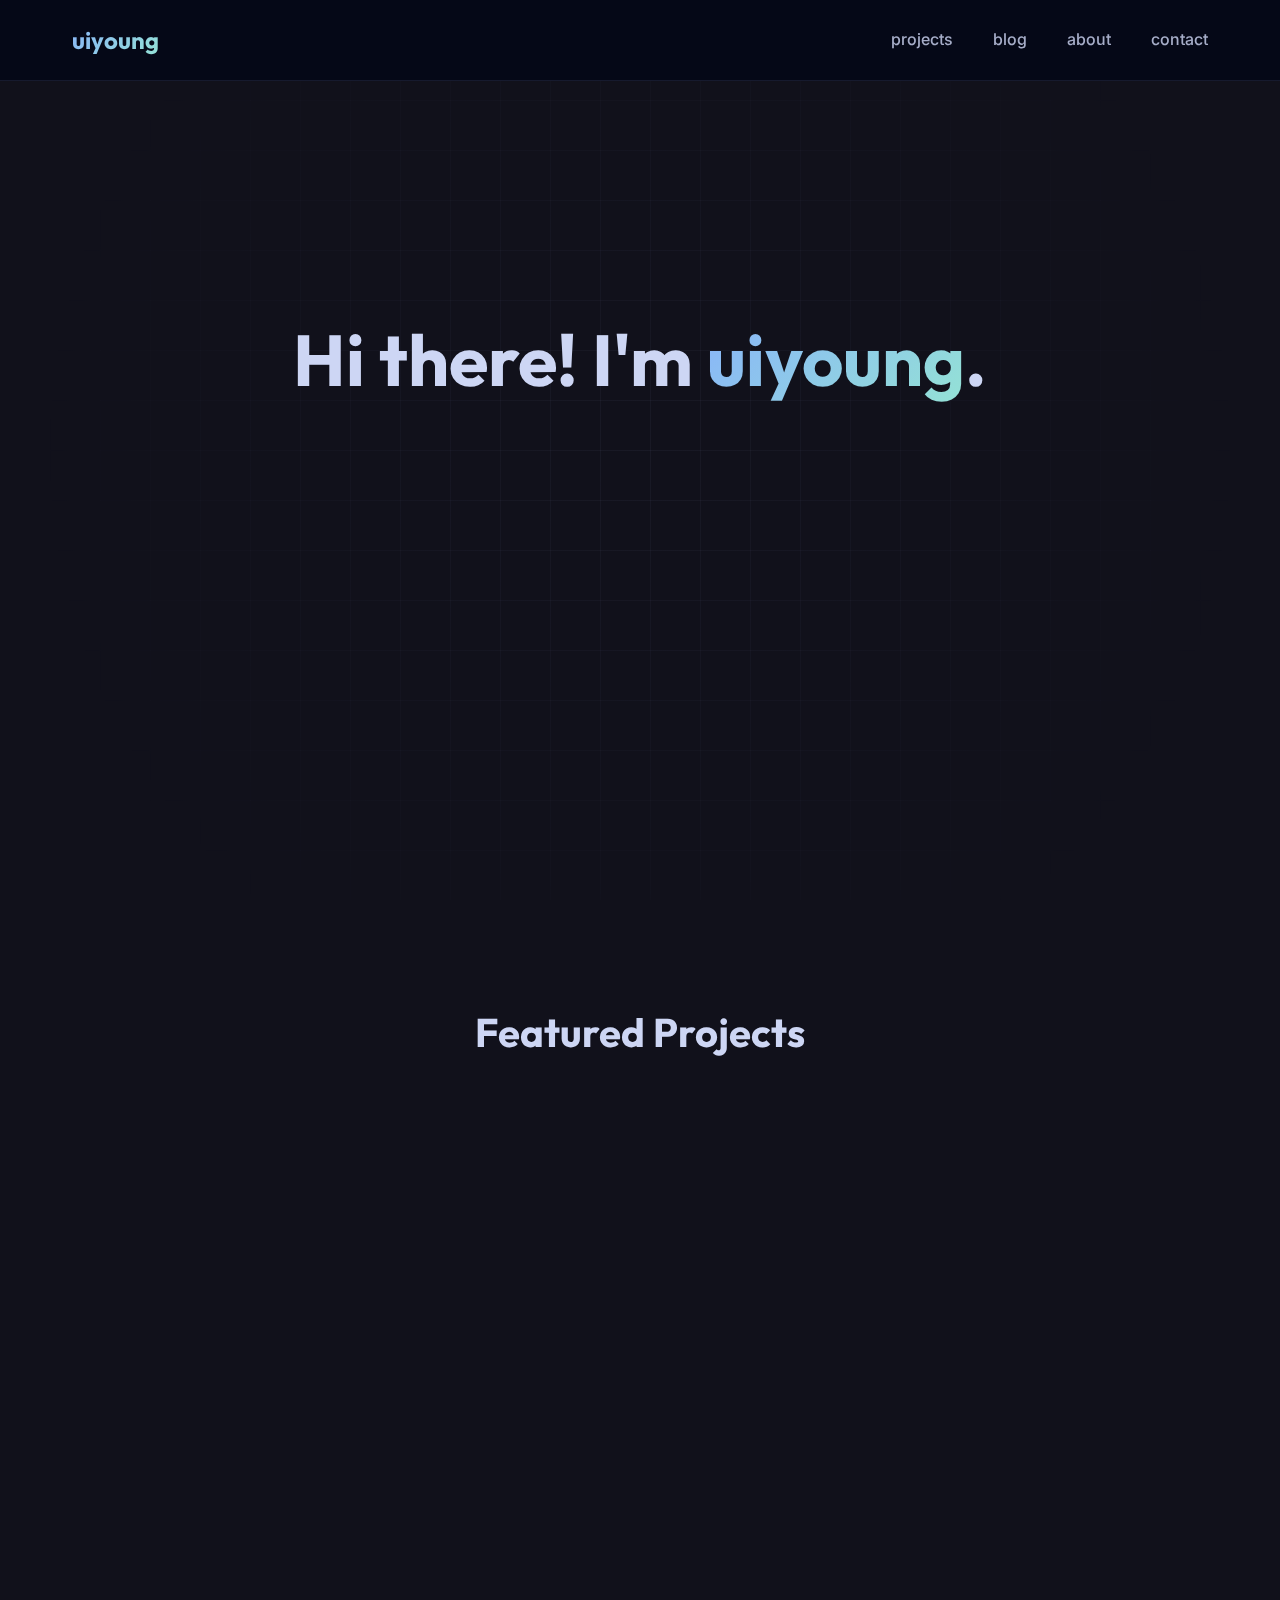
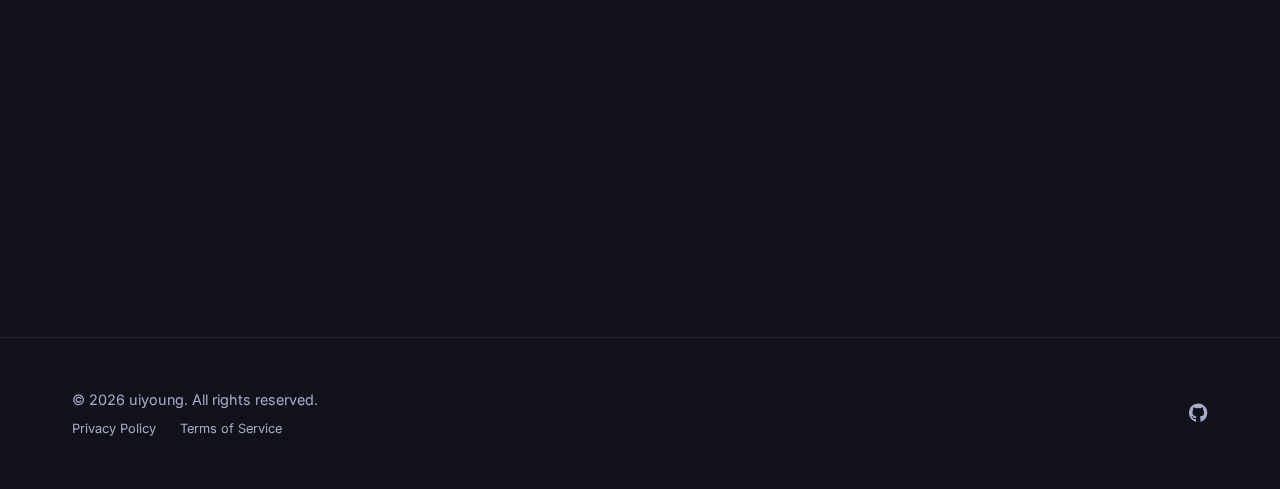
<file: index.html>
<!DOCTYPE html>
<html lang="ko">
  <head>
    <meta charset="UTF-8" />
    <meta name="viewport" content="width=device-width, initial-scale=1.0" />
    <title>uiyoung | Modern Digital Experience</title>
    <meta
      name="description"
      content="uiyoung's personal portfolio featuring Worship Presenter and more."
    />
    <!-- Google Fonts: Inter & Outfit -->
    <link rel="preconnect" href="https://fonts.googleapis.com" />
    <link rel="preconnect" href="https://fonts.gstatic.com" crossorigin />
    <link
      href="https://fonts.googleapis.com/css2?family=Inter:wght@300;400;600;700&family=Outfit:wght@400;700&display=swap"
      rel="stylesheet"
    />
    <!-- Font Awesome -->
    <link
      rel="stylesheet"
      href="https://cdnjs.cloudflare.com/ajax/libs/font-awesome/6.5.2/css/all.min.css"
    />
    <link rel="stylesheet" href="css/style.css" />
  </head>
  <body>
    <div class="background-glow"></div>

    <header>
      <nav class="navbar">
        <a href="#home" class="logo-link"><div class="logo">uiyoung</div></a>
        <ul class="nav-links">
          <li><a href="#projects">projects</a></li>
          <li><a href="https://uiyoung.github.io/" target="_blank">blog</a></li>
          <li><a href="about.html">about</a></li>
          <li><a href="contact.html">contact</a></li>
        </ul>
        <div class="mobile-menu-btn">
          <i class="fas fa-bars"></i>
        </div>
      </nav>
    </header>

    <main>
      <section id="home" class="hero">
        <div class="container">
          <h1 class="fade-in">
            Hi there! I'm <span class="highlight">uiyoung</span>.
          </h1>
          <p class="subtitle fade-in-delay">
            A passionate developer crafting modern digital experiences with
            precision and creativity.
          </p>
          <div class="hero-btns fade-in-delay-2">
            <a href="#projects" class="btn btn-primary">View My Work</a>
            <a
              href="https://github.com/uiyoung"
              target="_blank"
              class="btn btn-secondary"
            >
              <i class="fab fa-github"></i> GitHub
            </a>
          </div>
        </div>
      </section>

      <section id="projects" class="projects">
        <div class="container">
          <h2 class="section-title">Featured Projects</h2>
          <div class="project-grid">
            <!-- Worship Presenter -->
            <div class="project-card glass">
              <div class="project-icon">
                <i class="fas fa-chalkboard-user"></i>
              </div>
              <div class="project-content">
                <h3>Worship Presenter</h3>
                <p>
                  A church presentation tool designed for seamless lyrics and
                  media management during services.
                </p>
                <div class="project-links">
                  <a
                    href="https://worship.uiyoung.com"
                    target="_blank"
                    class="project-link"
                    >Visit Site <i class="fas fa-external-link-alt"></i
                  ></a>
                </div>
              </div>
            </div>

            <!-- PresentMind Lab - Sati -->
            <div class="project-card glass">
              <div class="project-icon">
                <i class="fas fa-leaf"></i>
              </div>
              <div class="project-content">
                <h3>PresentMind Sati</h3>
                <p>
                  A web-based AI mindfulness guide designed to help you
                  cultivate awareness and maintain focus in the present moment.
                </p>
                <div class="project-links">
                  <a
                    href="https://presentmind-lab.kr/apps/web-sati"
                    target="_blank"
                    class="project-link"
                    >Visit Site <i class="fas fa-external-link-alt"></i
                  ></a>
                </div>
              </div>
            </div>

            <!-- PresentMind Lab - Sana -->
            <div class="project-card glass">
              <div class="project-icon">
                <i class="fas fa-heart-pulse"></i>
              </div>
              <div class="project-content">
                <h3>PresentMind Sana</h3>
                <p>
                  An AI companion specializing in mental wellness and emotional
                  healing, providing supportive conversations 24/7.
                </p>
                <div class="project-links">
                  <a
                    href="https://presentmind-lab.kr/apps/sana"
                    target="_blank"
                    class="project-link"
                    >Visit Site <i class="fas fa-external-link-alt"></i
                  ></a>
                </div>
              </div>
            </div>

            <!-- POTZ -->
            <div class="project-card glass">
              <div class="project-icon">
                <i class="fas fa-motorcycle"></i>
              </div>
              <div class="project-content">
                <h3>POTZ</h3>
                <p>
                  A location-based community service designed to help users
                  split delivery fees and coordinate group orders seamlessly.
                </p>
                <div class="project-links">
                  <a
                    href="https://github.com/teamPotz/potz"
                    target="_blank"
                    class="project-link"
                    >View on GitHub <i class="fas fa-external-link-alt"></i
                  ></a>
                </div>
              </div>
            </div>
          </div>
        </div>
      </section>

      <section id="blog-teaser" class="blog-teaser">
        <div class="container">
          <div class="glass stats-banner">
            <div class="stat-item">
              <span class="stat-count">5+</span>
              <span class="stat-label">Years of Dev</span>
            </div>
            <div class="stat-item">
              <span class="stat-count">10+</span>
              <span class="stat-label">Projects</span>
            </div>
            <div class="stat-item">
              <span class="stat-count">100%</span>
              <span class="stat-label">Commitment</span>
            </div>
          </div>
        </div>
      </section>
    </main>

    <footer>
      <div class="container">
        <div class="footer-content">
          <div class="footer-info">
            <p>&copy; 2026 uiyoung. All rights reserved.</p>
            <div class="footer-links">
              <a href="privacy-policy.html">Privacy Policy</a>
              <a href="terms.html">Terms of Service</a>
            </div>
          </div>
          <div class="social-links">
            <a href="https://github.com/uiyoung" target="_blank"
              ><i class="fab fa-github"></i
            ></a>
            <!-- <a href="#"><i class="fab fa-linkedin"></i></a>
            <a href="#"><i class="fab fa-twitter"></i></a> -->
          </div>
        </div>
      </div>
    </footer>

    <script src="js/main.js"></script>
  </body>
</html>
</file>
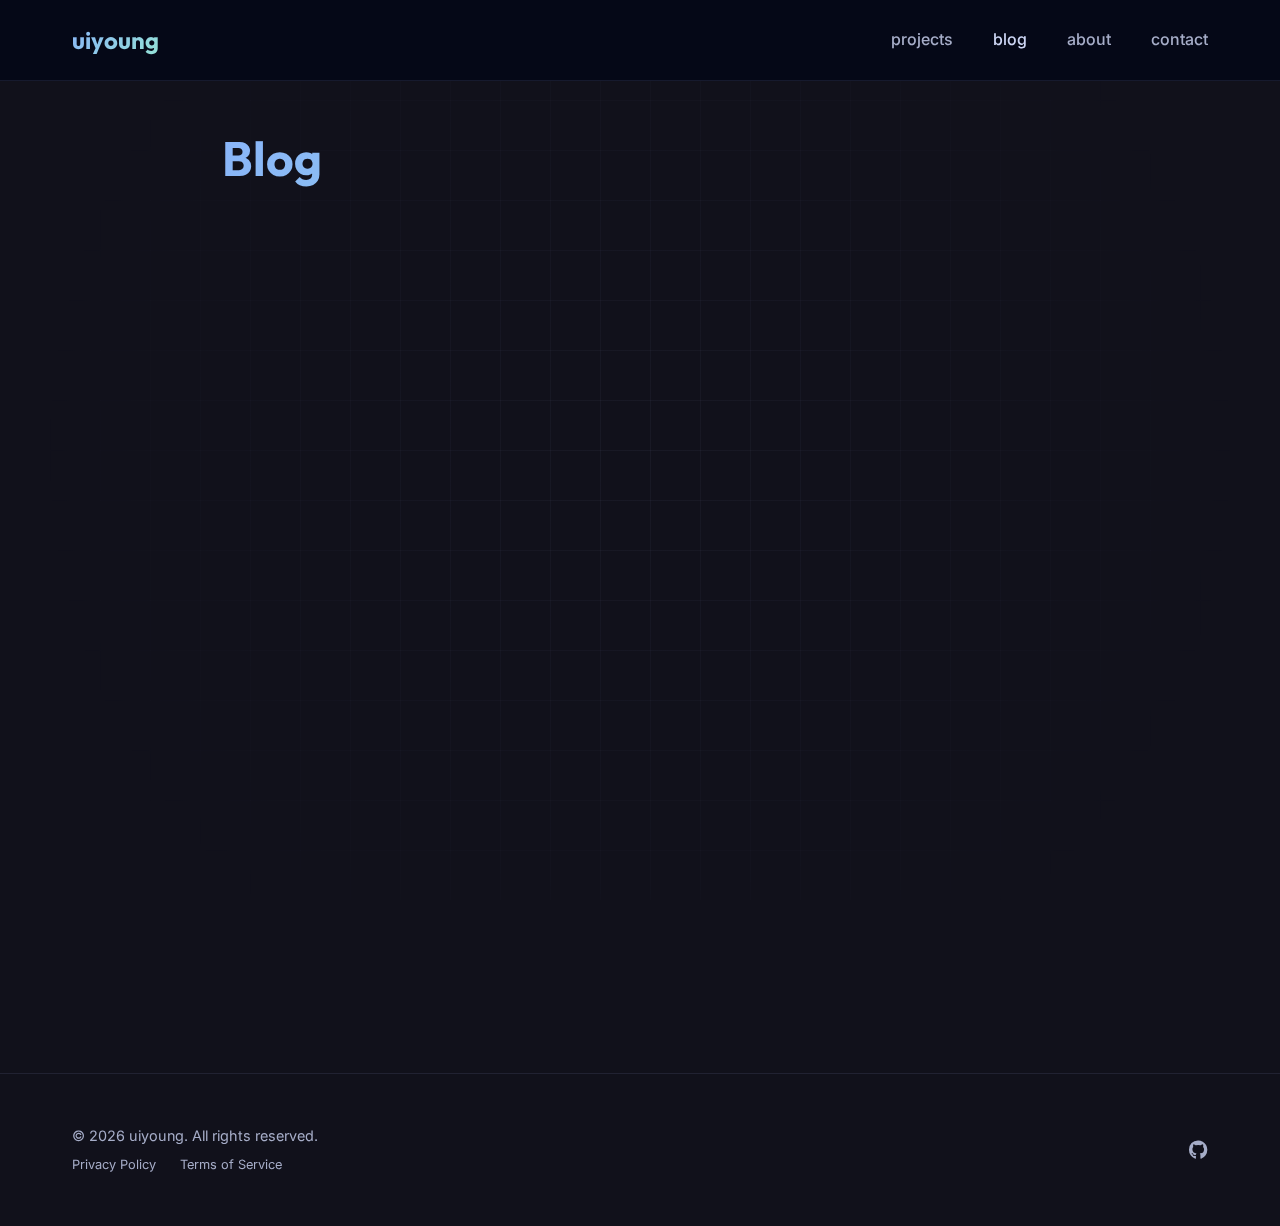
<file: blog/index.html>
<!DOCTYPE html>
<html lang="ko">
  <head>
    <meta charset="UTF-8" />
    <meta name="viewport" content="width=device-width, initial-scale=1.0" />
    <title>Blog | uiyoung Digital Workspace</title>
    <meta
      name="description"
      content="Technical blog and digital thoughts by uiyoung."
    />
    <!-- Google Fonts: Inter & Outfit -->
    <link rel="preconnect" href="https://fonts.googleapis.com" />
    <link rel="preconnect" href="https://fonts.gstatic.com" crossorigin />
    <link
      href="https://fonts.googleapis.com/css2?family=Inter:wght@300;400;600;700&family=Outfit:wght@400;700&display=swap"
      rel="stylesheet"
    />
    <!-- Font Awesome -->
    <link
      rel="stylesheet"
      href="https://cdnjs.cloudflare.com/ajax/libs/font-awesome/6.5.2/css/all.min.css"
    />
    <link rel="stylesheet" href="../css/style.css" />
  </head>
  <body>
    <div class="background-glow"></div>
    <header>
      <nav class="navbar">
        <a href="../index.html" class="logo-link"
          ><div class="logo">uiyoung</div></a
        >
        <ul class="nav-links">
          <li><a href="../index.html#projects">projects</a></li>
          <li>
            <a href="index.html" class="active" style="color: var(--text-main)"
              >blog</a
            >
          </li>
          <li><a href="../about.html">about</a></li>
          <li><a href="../contact.html">contact</a></li>
        </ul>
      </nav>
    </header>

    <main class="container content-page">
      <h1
        class="highlight fade-in"
        style="font-size: 3rem; margin-bottom: 1rem"
      >
        Blog
      </h1>
      <p class="subtitle fade-in-delay" style="margin-bottom: 3rem">
        Sharing thoughts on software development, UI/UX, and AI technology.
      </p>

      <div class="blog-list">
        <!-- Post 1 -->
        <article
          class="glass fade-in-delay-2"
          style="padding: 2rem; margin-bottom: 2rem; transition: transform 0.3s"
        >
          <div class="blog-post-meta">
            <span>January 11, 2026</span>
            <span>•</span>
            <span>Technical</span>
          </div>
          <h2>
            <a
              href="post-modern-portfolio.html"
              style="color: inherit; text-decoration: none"
              >Building a Modern Portfolio with Vanilla CSS & HTML</a
            >
          </h2>
          <p style="margin: 1rem 0">
            Why I chose to skip frameworks for my personal landing page and
            focused on pure CSS glassmorphism and grid layouts.
          </p>
          <a href="post-modern-portfolio.html" class="project-link"
            >Read More <i class="fas fa-arrow-right"></i
          ></a>
        </article>

        <!-- Post 2 -->
        <article
          class="glass fade-in-delay-2"
          style="padding: 2rem; margin-bottom: 2rem; transition: transform 0.3s"
        >
          <div class="blog-post-meta">
            <span>January 10, 2026</span>
            <span>•</span>
            <span>Case Study</span>
          </div>
          <h2>
            <a
              href="post-worship-challenges.html"
              style="color: inherit; text-decoration: none"
              >The Challenges of Synchronizing Multi-Display Systems</a
            >
          </h2>
          <p style="margin: 1rem 0">
            A deep dive into the synchronization logic behind Worship
            Presenter's real-time controller-display architecture.
          </p>
          <a href="post-worship-challenges.html" class="project-link"
            >Read More <i class="fas fa-arrow-right"></i
          ></a>
        </article>
      </div>
    </main>

    <footer>
      <div class="container">
        <div class="footer-content">
          <div class="footer-info">
            <p>&copy; 2026 uiyoung. All rights reserved.</p>
            <div class="footer-links">
              <a href="../privacy-policy.html">Privacy Policy</a>
              <a href="../terms.html">Terms of Service</a>
            </div>
          </div>
          <div class="social-links">
            <a href="https://github.com/uiyoung" target="_blank"
              ><i class="fab fa-github"></i
            ></a>
          </div>
        </div>
      </div>
    </footer>
    <script src="../js/main.js"></script>
  </body>
</html>
</file>
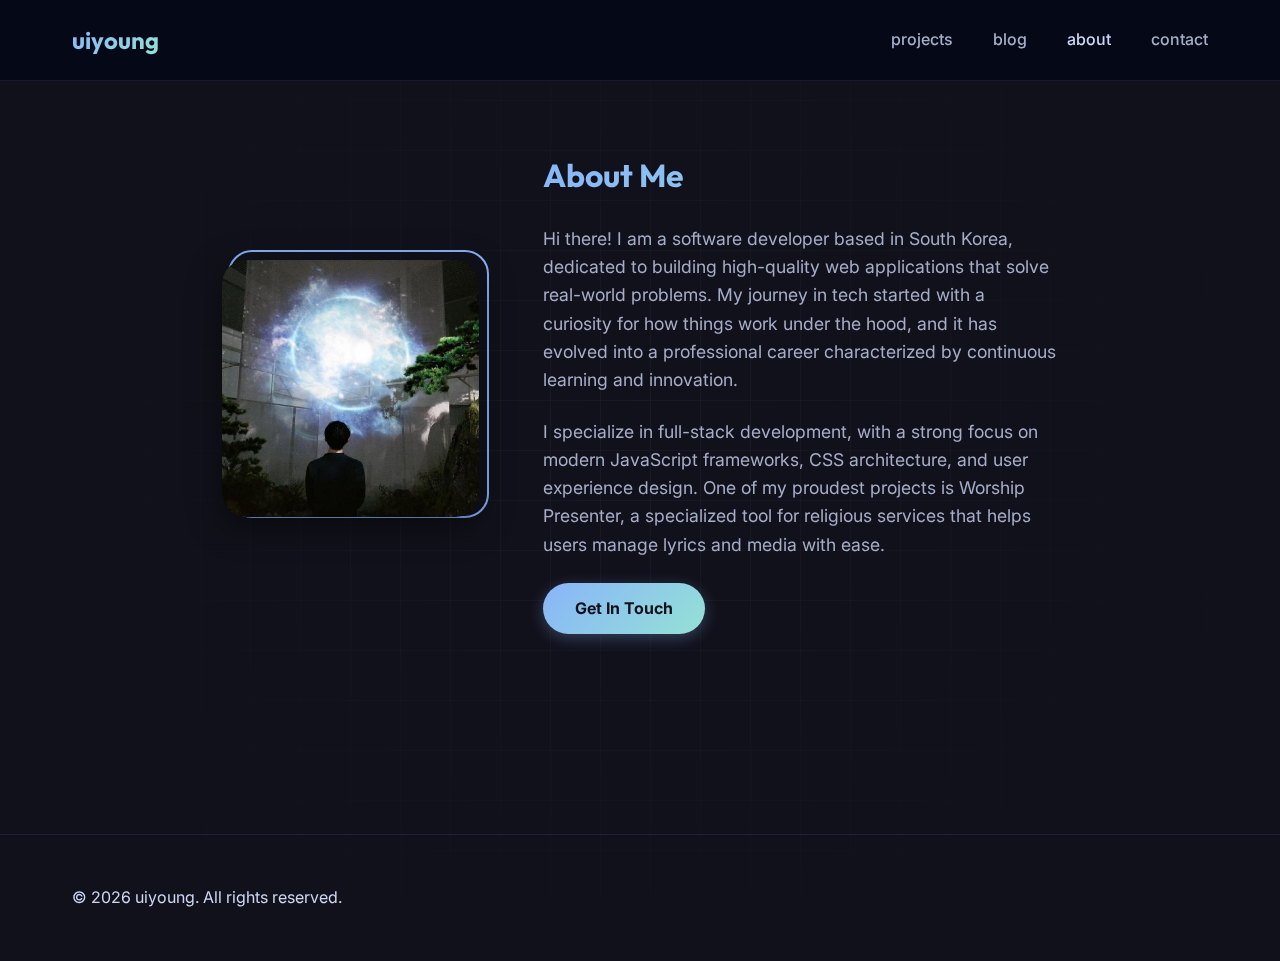
<file: about.html>
<!DOCTYPE html>
<html lang="ko">
  <head>
    <meta charset="UTF-8" />
    <meta name="viewport" content="width=device-width, initial-scale=1.0" />
    <title>About | uiyoung</title>
    <link rel="preconnect" href="https://fonts.googleapis.com" />
    <link rel="preconnect" href="https://fonts.gstatic.com" crossorigin />
    <link
      href="https://fonts.googleapis.com/css2?family=Inter:wght@300;400;600;700&family=Outfit:wght@400;700&display=swap"
      rel="stylesheet"
    />
    <link rel="stylesheet" href="css/style.css" />
    <style>
      .content-page {
        padding-top: 150px;
        padding-bottom: 100px;
      }
      .about-grid {
        display: grid;
        grid-template-columns: 1fr 2fr;
        gap: 4rem;
        align-items: center;
      }
      .about-image {
        position: relative;
      }
      .about-image img {
        width: 100%;
        border-radius: 24px;
        box-shadow: var(--glass-shadow);
      }
      .about-image::after {
        content: '';
        position: absolute;
        top: -10px;
        right: -10px;
        width: 100%;
        height: 100%;
        border: 2px solid var(--primary-color);
        border-radius: 24px;
        z-index: -1;
      }
      .about-text h1 {
        margin-bottom: 1.5rem;
      }
      .about-text p {
        margin-bottom: 1.5rem;
        color: var(--text-muted);
        font-size: 1.1rem;
      }
      @media (max-width: 992px) {
        .about-grid {
          grid-template-columns: 1fr;
        }
      }
    </style>
  </head>
  <body>
    <div class="background-glow"></div>
    <header>
      <nav class="navbar">
        <a href="index.html" class="logo-link"
          ><div class="logo">uiyoung</div></a
        >
        <ul class="nav-links">
          <li><a href="index.html#projects">projects</a></li>
          <li><a href="blog/index.html">blog</a></li>
          <li>
            <a href="about.html" class="active" style="color: var(--text-main)"
              >about</a
            >
          </li>
          <li><a href="contact.html">contact</a></li>
        </ul>
      </nav>
    </header>

    <main class="container content-page">
      <div class="about-grid">
        <div class="about-image">
          <img src="assets/profile.png" alt="uiyoung" />
        </div>
        <div class="about-text">
          <h1 class="highlight">About Me</h1>
          <p>
            Hi there! I am a software developer based in South Korea, dedicated
            to building high-quality web applications that solve real-world
            problems. My journey in tech started with a curiosity for how things
            work under the hood, and it has evolved into a professional career
            characterized by continuous learning and innovation.
          </p>
          <p>
            I specialize in full-stack development, with a strong focus on
            modern JavaScript frameworks, CSS architecture, and user experience
            design. One of my proudest projects is Worship Presenter, a
            specialized tool for religious services that helps users manage
            lyrics and media with ease.
          </p>
          <div class="hero-btns" style="justify-content: flex-start">
            <a href="contact.html" class="btn btn-primary">Get In Touch</a>
          </div>
        </div>
      </div>
    </main>

    <footer>
      <div class="container text-center">
        <p>&copy; 2026 uiyoung. All rights reserved.</p>
      </div>
    </footer>
  </body>
</html>
</file>
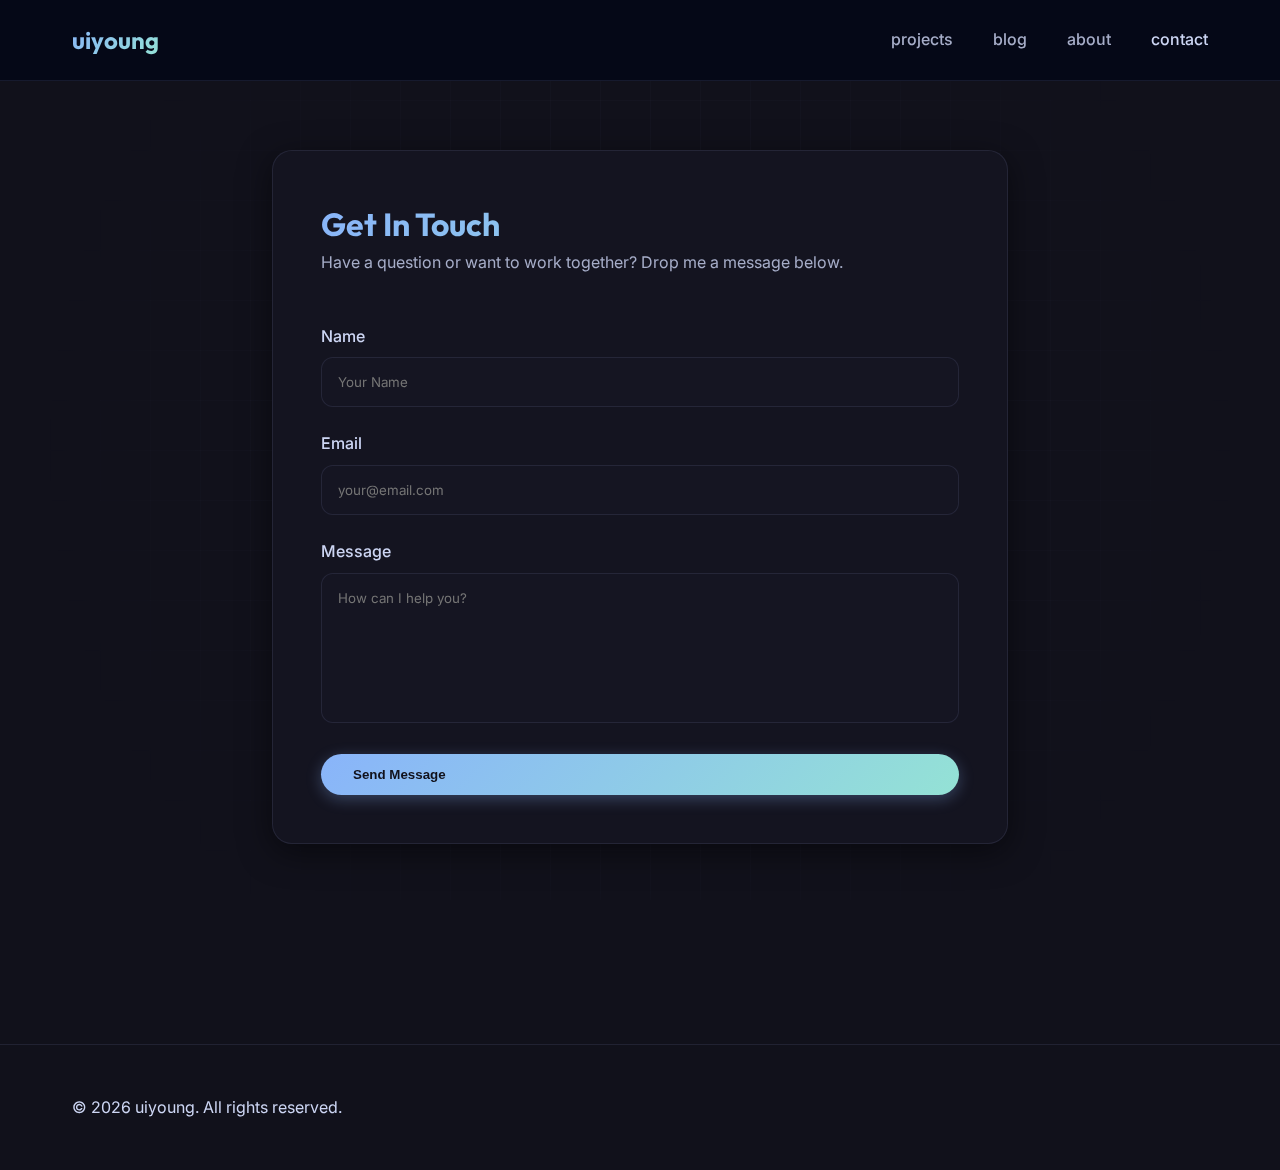
<file: contact.html>
<!DOCTYPE html>
<html lang="ko">
  <head>
    <meta charset="UTF-8" />
    <meta name="viewport" content="width=device-width, initial-scale=1.0" />
    <title>Contact | uiyoung</title>
    <link rel="preconnect" href="https://fonts.googleapis.com" />
    <link rel="preconnect" href="https://fonts.gstatic.com" crossorigin />
    <link
      href="https://fonts.googleapis.com/css2?family=Inter:wght@300;400;600;700&family=Outfit:wght@400;700&display=swap"
      rel="stylesheet"
    />
    <link rel="stylesheet" href="css/style.css" />
    <style>
      .content-page {
        padding-top: 150px;
        padding-bottom: 100px;
        max-width: 800px;
      }
      .contact-form {
        margin-top: 3rem;
      }
      .form-group {
        margin-bottom: 1.5rem;
      }
      .form-group label {
        display: block;
        margin-bottom: 0.5rem;
        color: var(--text-main);
        font-weight: 500;
      }
      .form-control {
        width: 100%;
        padding: 1rem;
        background: var(--glass-bg);
        border: 1px solid var(--glass-border);
        border-radius: 12px;
        color: var(--text-main);
        font-family: inherit;
        transition: border-color 0.3s;
      }
      .form-control:focus {
        outline: none;
        border-color: var(--primary-color);
      }
      textarea.form-control {
        height: 150px;
        resize: none;
      }
      .submit-btn {
        width: 100%;
        border: none;
        cursor: pointer;
      }
    </style>
  </head>
  <body>
    <div class="background-glow"></div>
    <header>
      <nav class="navbar">
        <a href="index.html" class="logo-link"
          ><div class="logo">uiyoung</div></a
        >
        <ul class="nav-links">
          <li><a href="index.html#projects">projects</a></li>
          <li><a href="blog/index.html">blog</a></li>
          <li><a href="about.html">about</a></li>
          <li>
            <a
              href="contact.html"
              class="active"
              style="color: var(--text-main)"
              >contact</a
            >
          </li>
        </ul>
      </nav>
    </header>

    <main class="container content-page">
      <div class="glass" style="padding: 3rem">
        <h1 class="text-center highlight">Get In Touch</h1>
        <p
          class="text-center"
          style="color: var(--text-muted); margin-bottom: 2rem"
        >
          Have a question or want to work together? Drop me a message below.
        </p>

        <form class="contact-form">
          <div class="form-group">
            <label for="name">Name</label>
            <input
              type="text"
              id="name"
              class="form-control"
              placeholder="Your Name"
              required
            />
          </div>
          <div class="form-group">
            <label for="email">Email</label>
            <input
              type="email"
              id="email"
              class="form-control"
              placeholder="your@email.com"
              required
            />
          </div>
          <div class="form-group">
            <label for="message">Message</label>
            <textarea
              id="message"
              class="form-control"
              placeholder="How can I help you?"
              required
            ></textarea>
          </div>
          <button type="submit" class="btn btn-primary submit-btn">
            Send Message
          </button>
        </form>
      </div>
    </main>

    <footer>
      <div class="container text-center">
        <p>&copy; 2026 uiyoung. All rights reserved.</p>
      </div>
    </footer>
  </body>
</html>
</file>
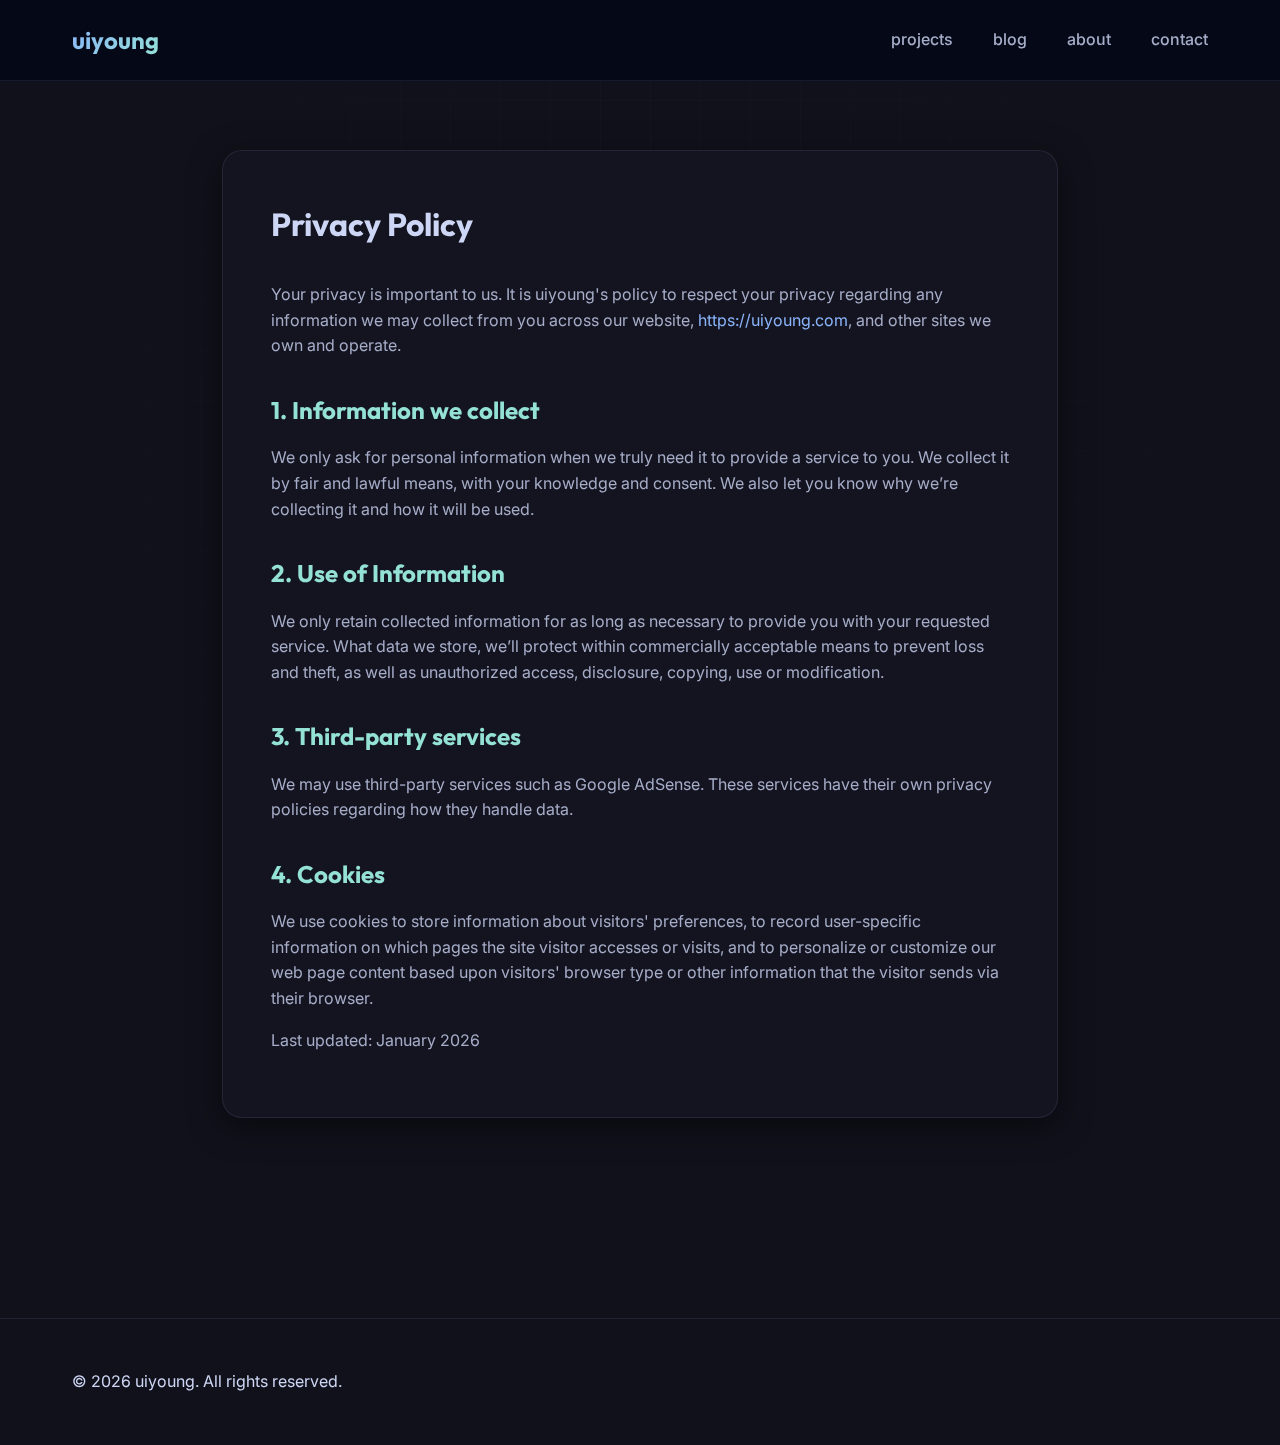
<file: privacy-policy.html>
<!DOCTYPE html>
<html lang="ko">
  <head>
    <meta charset="UTF-8" />
    <meta name="viewport" content="width=device-width, initial-scale=1.0" />
    <title>Privacy Policy | uiyoung</title>
    <link rel="preconnect" href="https://fonts.googleapis.com" />
    <link rel="preconnect" href="https://fonts.gstatic.com" crossorigin />
    <link
      href="https://fonts.googleapis.com/css2?family=Inter:wght@300;400;600;700&family=Outfit:wght@400;700&display=swap"
      rel="stylesheet"
    />
    <link rel="stylesheet" href="css/style.css" />
    <style>
      .content-page {
        padding-top: 150px;
        padding-bottom: 100px;
      }
      .content-page h1 {
        margin-bottom: 2rem;
      }
      .content-page h2 {
        margin-top: 2rem;
        margin-bottom: 1rem;
        color: var(--secondary-color);
      }
      .content-page p {
        margin-bottom: 1rem;
        color: var(--text-muted);
      }
    </style>
  </head>
  <body>
    <div class="background-glow"></div>
    <header>
      <nav class="navbar">
        <a href="index.html" class="logo-link"
          ><div class="logo">uiyoung</div></a
        >
        <ul class="nav-links">
          <li><a href="index.html#projects">projects</a></li>
          <li><a href="blog/index.html">blog</a></li>
          <li><a href="about.html">about</a></li>
          <li><a href="contact.html">contact</a></li>
        </ul>
      </nav>
    </header>

    <main class="container content-page">
      <div class="glass" style="padding: 3rem">
        <h1>Privacy Policy</h1>
        <p>
          Your privacy is important to us. It is uiyoung's policy to respect
          your privacy regarding any information we may collect from you across
          our website, <a href="https://uiyoung.com">https://uiyoung.com</a>,
          and other sites we own and operate.
        </p>

        <h2>1. Information we collect</h2>
        <p>
          We only ask for personal information when we truly need it to provide
          a service to you. We collect it by fair and lawful means, with your
          knowledge and consent. We also let you know why we’re collecting it
          and how it will be used.
        </p>

        <h2>2. Use of Information</h2>
        <p>
          We only retain collected information for as long as necessary to
          provide you with your requested service. What data we store, we’ll
          protect within commercially acceptable means to prevent loss and
          theft, as well as unauthorized access, disclosure, copying, use or
          modification.
        </p>

        <h2>3. Third-party services</h2>
        <p>
          We may use third-party services such as Google AdSense. These services
          have their own privacy policies regarding how they handle data.
        </p>

        <h2>4. Cookies</h2>
        <p>
          We use cookies to store information about visitors' preferences, to
          record user-specific information on which pages the site visitor
          accesses or visits, and to personalize or customize our web page
          content based upon visitors' browser type or other information that
          the visitor sends via their browser.
        </p>

        <p>Last updated: January 2026</p>
      </div>
    </main>

    <footer>
      <div class="container text-center">
        <p>&copy; 2026 uiyoung. All rights reserved.</p>
      </div>
    </footer>
  </body>
</html>
</file>
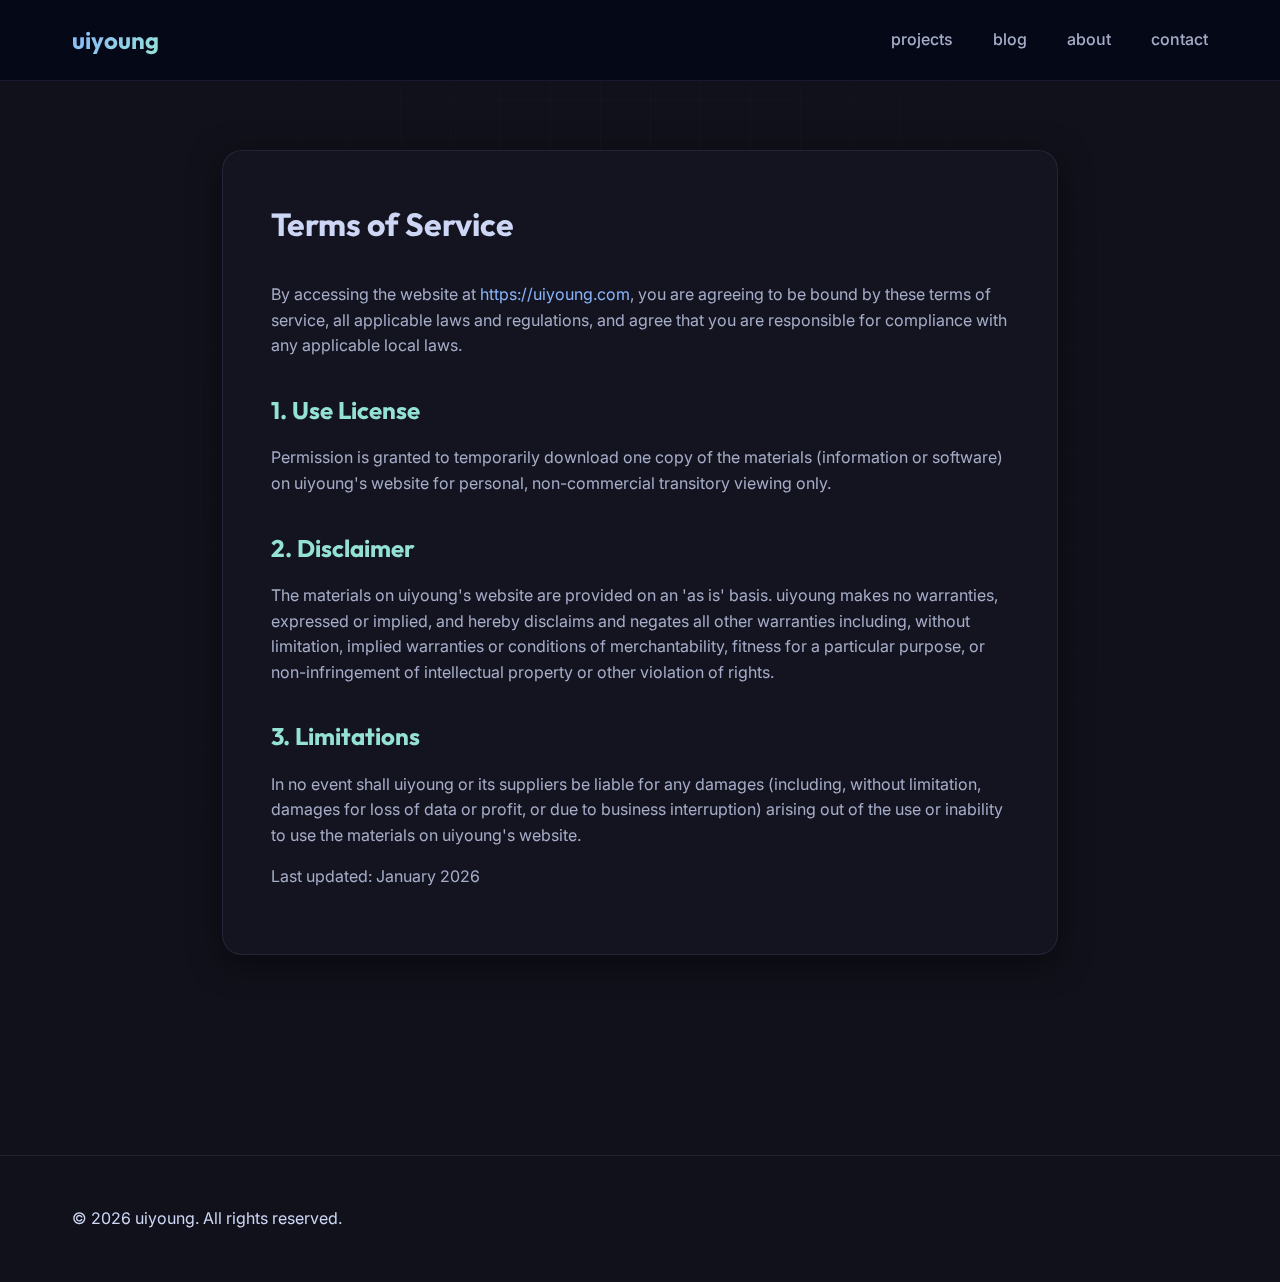
<file: terms.html>
<!DOCTYPE html>
<html lang="ko">
  <head>
    <meta charset="UTF-8" />
    <meta name="viewport" content="width=device-width, initial-scale=1.0" />
    <title>Terms of Service | uiyoung</title>
    <link rel="preconnect" href="https://fonts.googleapis.com" />
    <link rel="preconnect" href="https://fonts.gstatic.com" crossorigin />
    <link
      href="https://fonts.googleapis.com/css2?family=Inter:wght@300;400;600;700&family=Outfit:wght@400;700&display=swap"
      rel="stylesheet"
    />
    <link rel="stylesheet" href="css/style.css" />
    <style>
      .content-page {
        padding-top: 150px;
        padding-bottom: 100px;
      }
      .content-page h1 {
        margin-bottom: 2rem;
      }
      .content-page h2 {
        margin-top: 2rem;
        margin-bottom: 1rem;
        color: var(--secondary-color);
      }
      .content-page p {
        margin-bottom: 1rem;
        color: var(--text-muted);
      }
    </style>
  </head>
  <body>
    <div class="background-glow"></div>
    <header>
      <nav class="navbar">
        <a href="index.html" class="logo-link"
          ><div class="logo">uiyoung</div></a
        >
        <ul class="nav-links">
          <li><a href="index.html#projects">projects</a></li>
          <li><a href="blog/index.html">blog</a></li>
          <li><a href="about.html">about</a></li>
          <li><a href="contact.html">contact</a></li>
        </ul>
      </nav>
    </header>

    <main class="container content-page">
      <div class="glass" style="padding: 3rem">
        <h1>Terms of Service</h1>
        <p>
          By accessing the website at
          <a href="https://uiyoung.com">https://uiyoung.com</a>, you are
          agreeing to be bound by these terms of service, all applicable laws
          and regulations, and agree that you are responsible for compliance
          with any applicable local laws.
        </p>

        <h2>1. Use License</h2>
        <p>
          Permission is granted to temporarily download one copy of the
          materials (information or software) on uiyoung's website for personal,
          non-commercial transitory viewing only.
        </p>

        <h2>2. Disclaimer</h2>
        <p>
          The materials on uiyoung's website are provided on an 'as is' basis.
          uiyoung makes no warranties, expressed or implied, and hereby
          disclaims and negates all other warranties including, without
          limitation, implied warranties or conditions of merchantability,
          fitness for a particular purpose, or non-infringement of intellectual
          property or other violation of rights.
        </p>

        <h2>3. Limitations</h2>
        <p>
          In no event shall uiyoung or its suppliers be liable for any damages
          (including, without limitation, damages for loss of data or profit, or
          due to business interruption) arising out of the use or inability to
          use the materials on uiyoung's website.
        </p>

        <p>Last updated: January 2026</p>
      </div>
    </main>

    <footer>
      <div class="container text-center">
        <p>&copy; 2026 uiyoung. All rights reserved.</p>
      </div>
    </footer>
  </body>
</html>
</file>
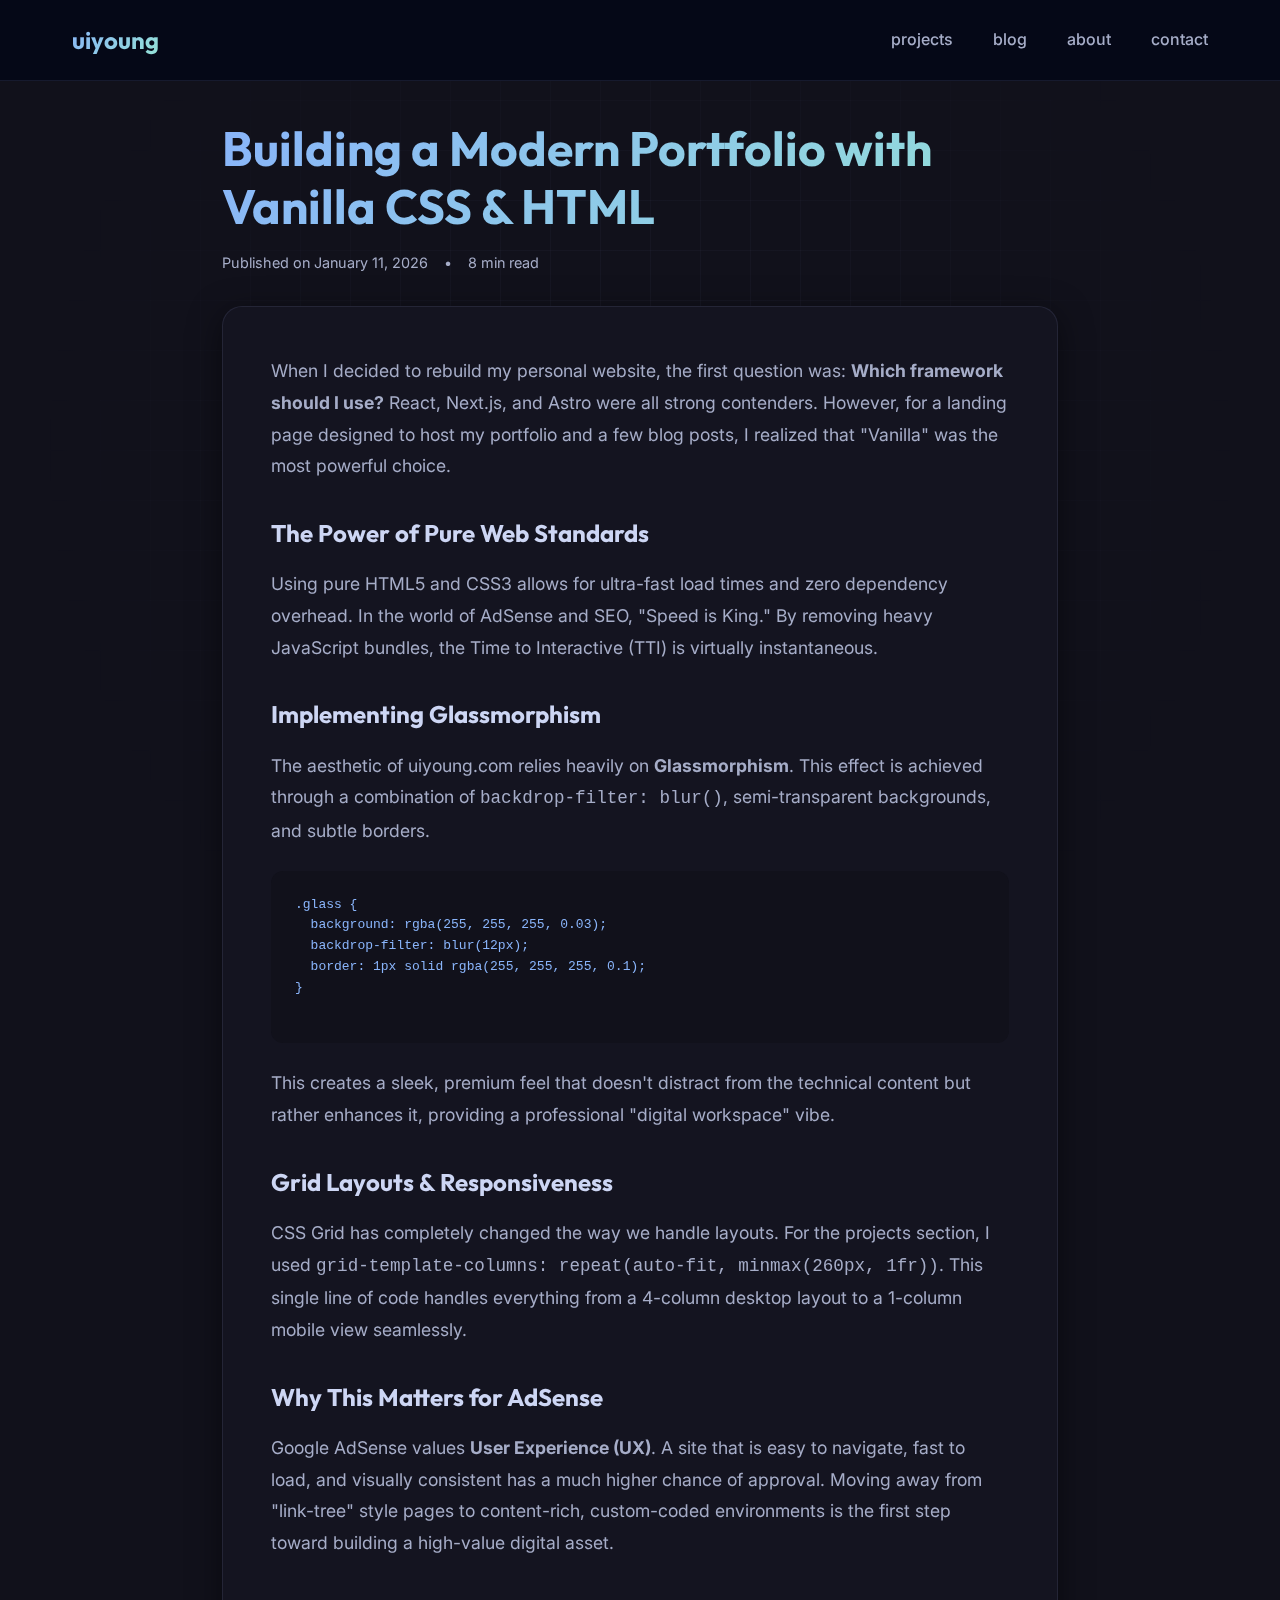
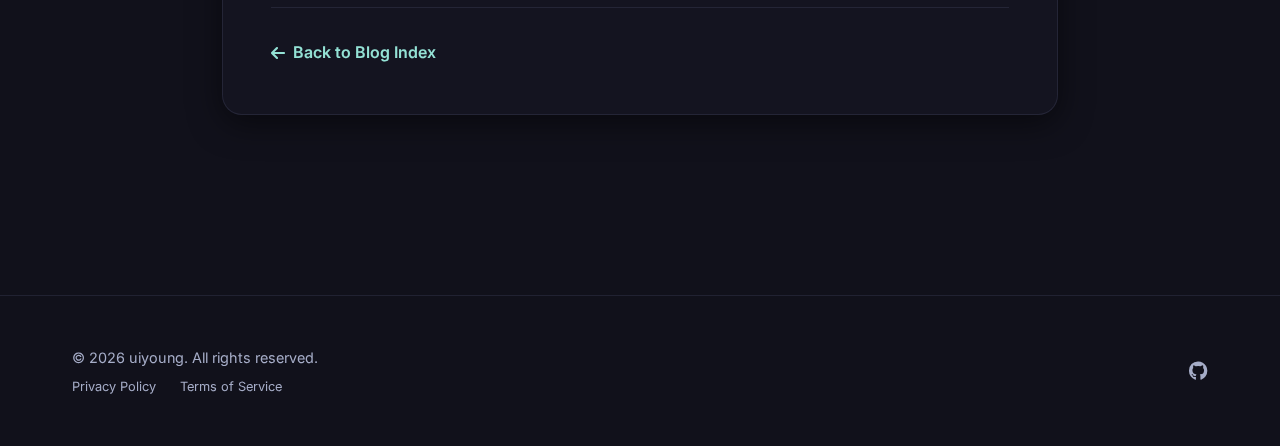
<file: blog/post-modern-portfolio.html>
<!DOCTYPE html>
<html lang="ko">
  <head>
    <meta charset="UTF-8" />
    <meta name="viewport" content="width=device-width, initial-scale=1.0" />
    <title>Building Modern Portfolio | uiyoung Blog</title>
    <!-- Same meta/links as above -->
    <link rel="preconnect" href="https://fonts.googleapis.com" />
    <link rel="preconnect" href="https://fonts.gstatic.com" crossorigin />
    <link
      href="https://fonts.googleapis.com/css2?family=Inter:wght@300;400;600;700&family=Outfit:wght@400;700&display=swap"
      rel="stylesheet"
    />
    <link
      rel="stylesheet"
      href="https://cdnjs.cloudflare.com/ajax/libs/font-awesome/6.5.2/css/all.min.css"
    />
    <link rel="stylesheet" href="../css/style.css" />
  </head>
  <body>
    <div class="background-glow"></div>
    <header>
      <nav class="navbar">
        <a href="../index.html" class="logo-link"
          ><div class="logo">uiyoung</div></a
        >
        <ul class="nav-links">
          <li><a href="../index.html#projects">projects</a></li>
          <li><a href="index.html">blog</a></li>
          <li><a href="../about.html">about</a></li>
          <li><a href="../contact.html">contact</a></li>
        </ul>
      </nav>
    </header>

    <main class="container content-page">
      <article class="case-study-content fade-in">
        <h1 class="highlight" style="font-size: 3rem; line-height: 1.2">
          Building a Modern Portfolio with Vanilla CSS & HTML
        </h1>
        <div class="blog-post-meta" style="margin-top: 1rem">
          <span>Published on January 11, 2026</span>
          <span>•</span>
          <span>8 min read</span>
        </div>

        <div class="glass" style="padding: 3rem; margin-top: 2rem">
          <p>
            When I decided to rebuild my personal website, the first question
            was: <strong>Which framework should I use?</strong> React, Next.js,
            and Astro were all strong contenders. However, for a landing page
            designed to host my portfolio and a few blog posts, I realized that
            "Vanilla" was the most powerful choice.
          </p>

          <h2>The Power of Pure Web Standards</h2>
          <p>
            Using pure HTML5 and CSS3 allows for ultra-fast load times and zero
            dependency overhead. In the world of AdSense and SEO, "Speed is
            King." By removing heavy JavaScript bundles, the Time to Interactive
            (TTI) is virtually instantaneous.
          </p>

          <h2>Implementing Glassmorphism</h2>
          <p>
            The aesthetic of uiyoung.com relies heavily on
            <strong>Glassmorphism</strong>. This effect is achieved through a
            combination of <code>backdrop-filter: blur()</code>,
            semi-transparent backgrounds, and subtle borders.
          </p>
          <pre
            style="
              background: var(--bg-darker);
              padding: 1.5rem;
              border-radius: 12px;
              margin: 1.5rem 0;
              overflow-x: auto;
              color: var(--primary-color);
            "
          >
.glass {
  background: rgba(255, 255, 255, 0.03);
  backdrop-filter: blur(12px);
  border: 1px solid rgba(255, 255, 255, 0.1);
}
          </pre>
          <p>
            This creates a sleek, premium feel that doesn't distract from the
            technical content but rather enhances it, providing a professional
            "digital workspace" vibe.
          </p>

          <h2>Grid Layouts & Responsiveness</h2>
          <p>
            CSS Grid has completely changed the way we handle layouts. For the
            projects section, I used
            <code
              >grid-template-columns: repeat(auto-fit, minmax(260px, 1fr))</code
            >. This single line of code handles everything from a 4-column
            desktop layout to a 1-column mobile view seamlessly.
          </p>

          <h2>Why This Matters for AdSense</h2>
          <p>
            Google AdSense values <strong>User Experience (UX)</strong>. A site
            that is easy to navigate, fast to load, and visually consistent has
            a much higher chance of approval. Moving away from "link-tree" style
            pages to content-rich, custom-coded environments is the first step
            toward building a high-value digital asset.
          </p>

          <div
            style="
              margin-top: 3rem;
              padding-top: 2rem;
              border-top: 1px solid var(--glass-border);
            "
          >
            <a href="index.html" class="project-link"
              ><i class="fas fa-arrow-left"></i> Back to Blog Index</a
            >
          </div>
        </div>
      </article>
    </main>

    <footer>
      <div class="container">
        <div class="footer-content">
          <div class="footer-info">
            <p>&copy; 2026 uiyoung. All rights reserved.</p>
            <div class="footer-links">
              <a href="../privacy-policy.html">Privacy Policy</a>
              <a href="../terms.html">Terms of Service</a>
            </div>
          </div>
          <div class="social-links">
            <a href="https://github.com/uiyoung" target="_blank"
              ><i class="fab fa-github"></i
            ></a>
          </div>
        </div>
      </div>
    </footer>
  </body>
</html>
</file>
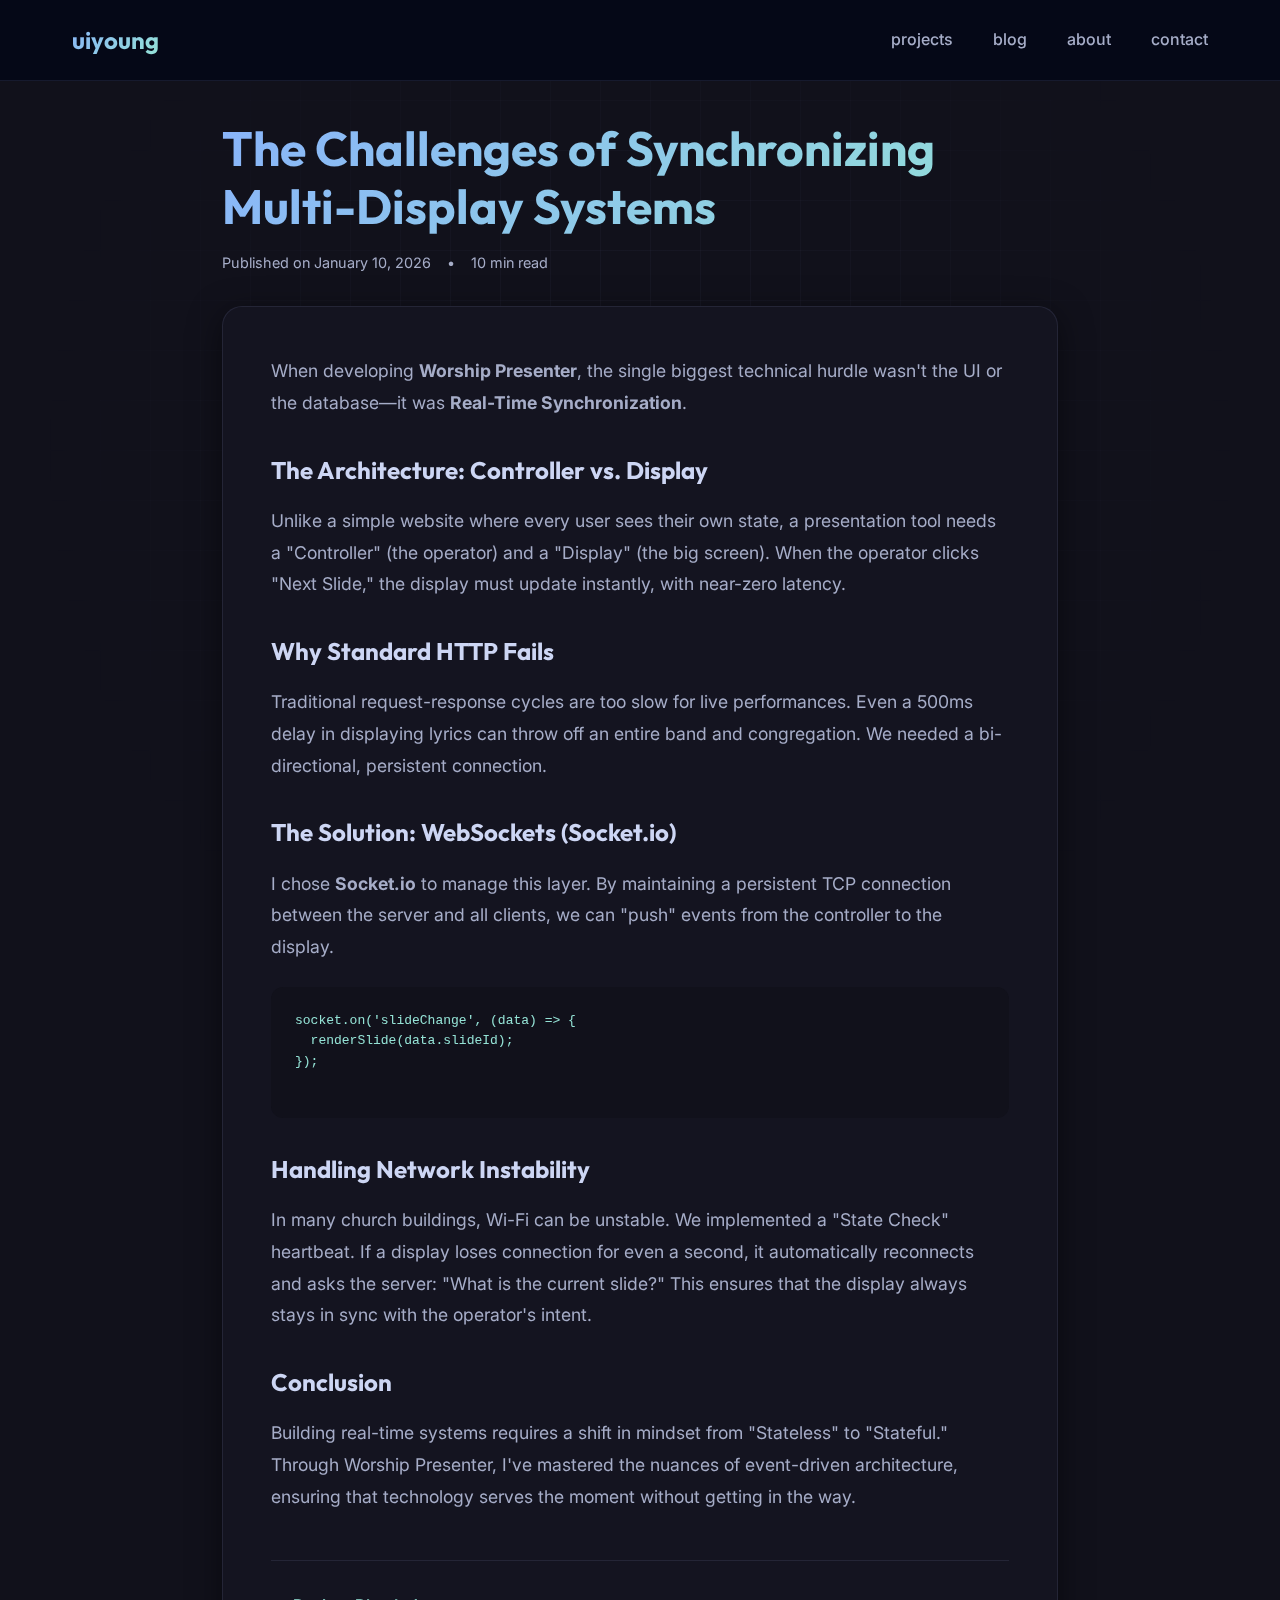
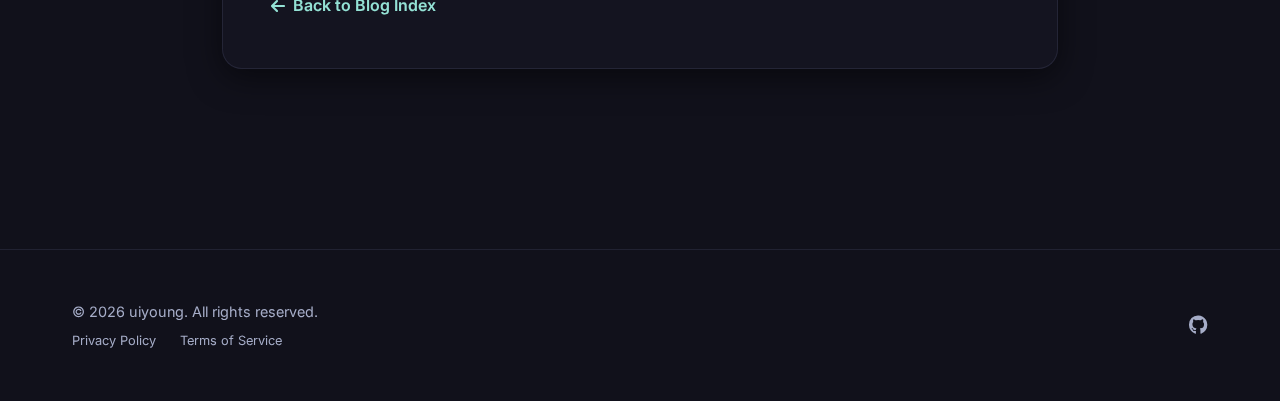
<file: blog/post-worship-challenges.html>
<!DOCTYPE html>
<html lang="ko">
  <head>
    <meta charset="UTF-8" />
    <meta name="viewport" content="width=device-width, initial-scale=1.0" />
    <title>Sync Challenges | uiyoung Blog</title>
    <!-- Same meta/links as above -->
    <link rel="preconnect" href="https://fonts.googleapis.com" />
    <link rel="preconnect" href="https://fonts.gstatic.com" crossorigin />
    <link
      href="https://fonts.googleapis.com/css2?family=Inter:wght@300;400;600;700&family=Outfit:wght@400;700&display=swap"
      rel="stylesheet"
    />
    <link
      rel="stylesheet"
      href="https://cdnjs.cloudflare.com/ajax/libs/font-awesome/6.5.2/css/all.min.css"
    />
    <link rel="stylesheet" href="../css/style.css" />
  </head>
  <body>
    <div class="background-glow"></div>
    <header>
      <nav class="navbar">
        <a href="../index.html" class="logo-link"
          ><div class="logo">uiyoung</div></a
        >
        <ul class="nav-links">
          <li><a href="../index.html#projects">projects</a></li>
          <li><a href="index.html">blog</a></li>
          <li><a href="../about.html">about</a></li>
          <li><a href="../contact.html">contact</a></li>
        </ul>
      </nav>
    </header>

    <main class="container content-page">
      <article class="case-study-content fade-in">
        <h1 class="highlight" style="font-size: 3rem; line-height: 1.2">
          The Challenges of Synchronizing Multi-Display Systems
        </h1>
        <div class="blog-post-meta" style="margin-top: 1rem">
          <span>Published on January 10, 2026</span>
          <span>•</span>
          <span>10 min read</span>
        </div>

        <div class="glass" style="padding: 3rem; margin-top: 2rem">
          <p>
            When developing <strong>Worship Presenter</strong>, the single
            biggest technical hurdle wasn't the UI or the database—it was
            <strong>Real-Time Synchronization</strong>.
          </p>

          <h2>The Architecture: Controller vs. Display</h2>
          <p>
            Unlike a simple website where every user sees their own state, a
            presentation tool needs a "Controller" (the operator) and a
            "Display" (the big screen). When the operator clicks "Next Slide,"
            the display must update instantly, with near-zero latency.
          </p>

          <h2>Why Standard HTTP Fails</h2>
          <p>
            Traditional request-response cycles are too slow for live
            performances. Even a 500ms delay in displaying lyrics can throw off
            an entire band and congregation. We needed a bi-directional,
            persistent connection.
          </p>

          <h2>The Solution: WebSockets (Socket.io)</h2>
          <p>
            I chose <strong>Socket.io</strong> to manage this layer. By
            maintaining a persistent TCP connection between the server and all
            clients, we can "push" events from the controller to the display.
          </p>
          <pre
            style="
              background: var(--bg-darker);
              padding: 1.5rem;
              border-radius: 12px;
              margin: 1.5rem 0;
              overflow-x: auto;
              color: var(--secondary-color);
            "
          >
socket.on('slideChange', (data) => {
  renderSlide(data.slideId);
});
          </pre>

          <h2>Handling Network Instability</h2>
          <p>
            In many church buildings, Wi-Fi can be unstable. We implemented a
            "State Check" heartbeat. If a display loses connection for even a
            second, it automatically reconnects and asks the server: "What is
            the current slide?" This ensures that the display always stays in
            sync with the operator's intent.
          </p>

          <h2>Conclusion</h2>
          <p>
            Building real-time systems requires a shift in mindset from
            "Stateless" to "Stateful." Through Worship Presenter, I've mastered
            the nuances of event-driven architecture, ensuring that technology
            serves the moment without getting in the way.
          </p>

          <div
            style="
              margin-top: 3rem;
              padding-top: 2rem;
              border-top: 1px solid var(--glass-border);
            "
          >
            <a href="index.html" class="project-link"
              ><i class="fas fa-arrow-left"></i> Back to Blog Index</a
            >
          </div>
        </div>
      </article>
    </main>

    <footer>
      <div class="container">
        <div class="footer-content">
          <div class="footer-info">
            <p>&copy; 2026 uiyoung. All rights reserved.</p>
            <div class="footer-links">
              <a href="../privacy-policy.html">Privacy Policy</a>
              <a href="../terms.html">Terms of Service</a>
            </div>
          </div>
          <div class="social-links">
            <a href="https://github.com/uiyoung" target="_blank"
              ><i class="fab fa-github"></i
            ></a>
          </div>
        </div>
      </div>
    </footer>
  </body>
</html>
</file>
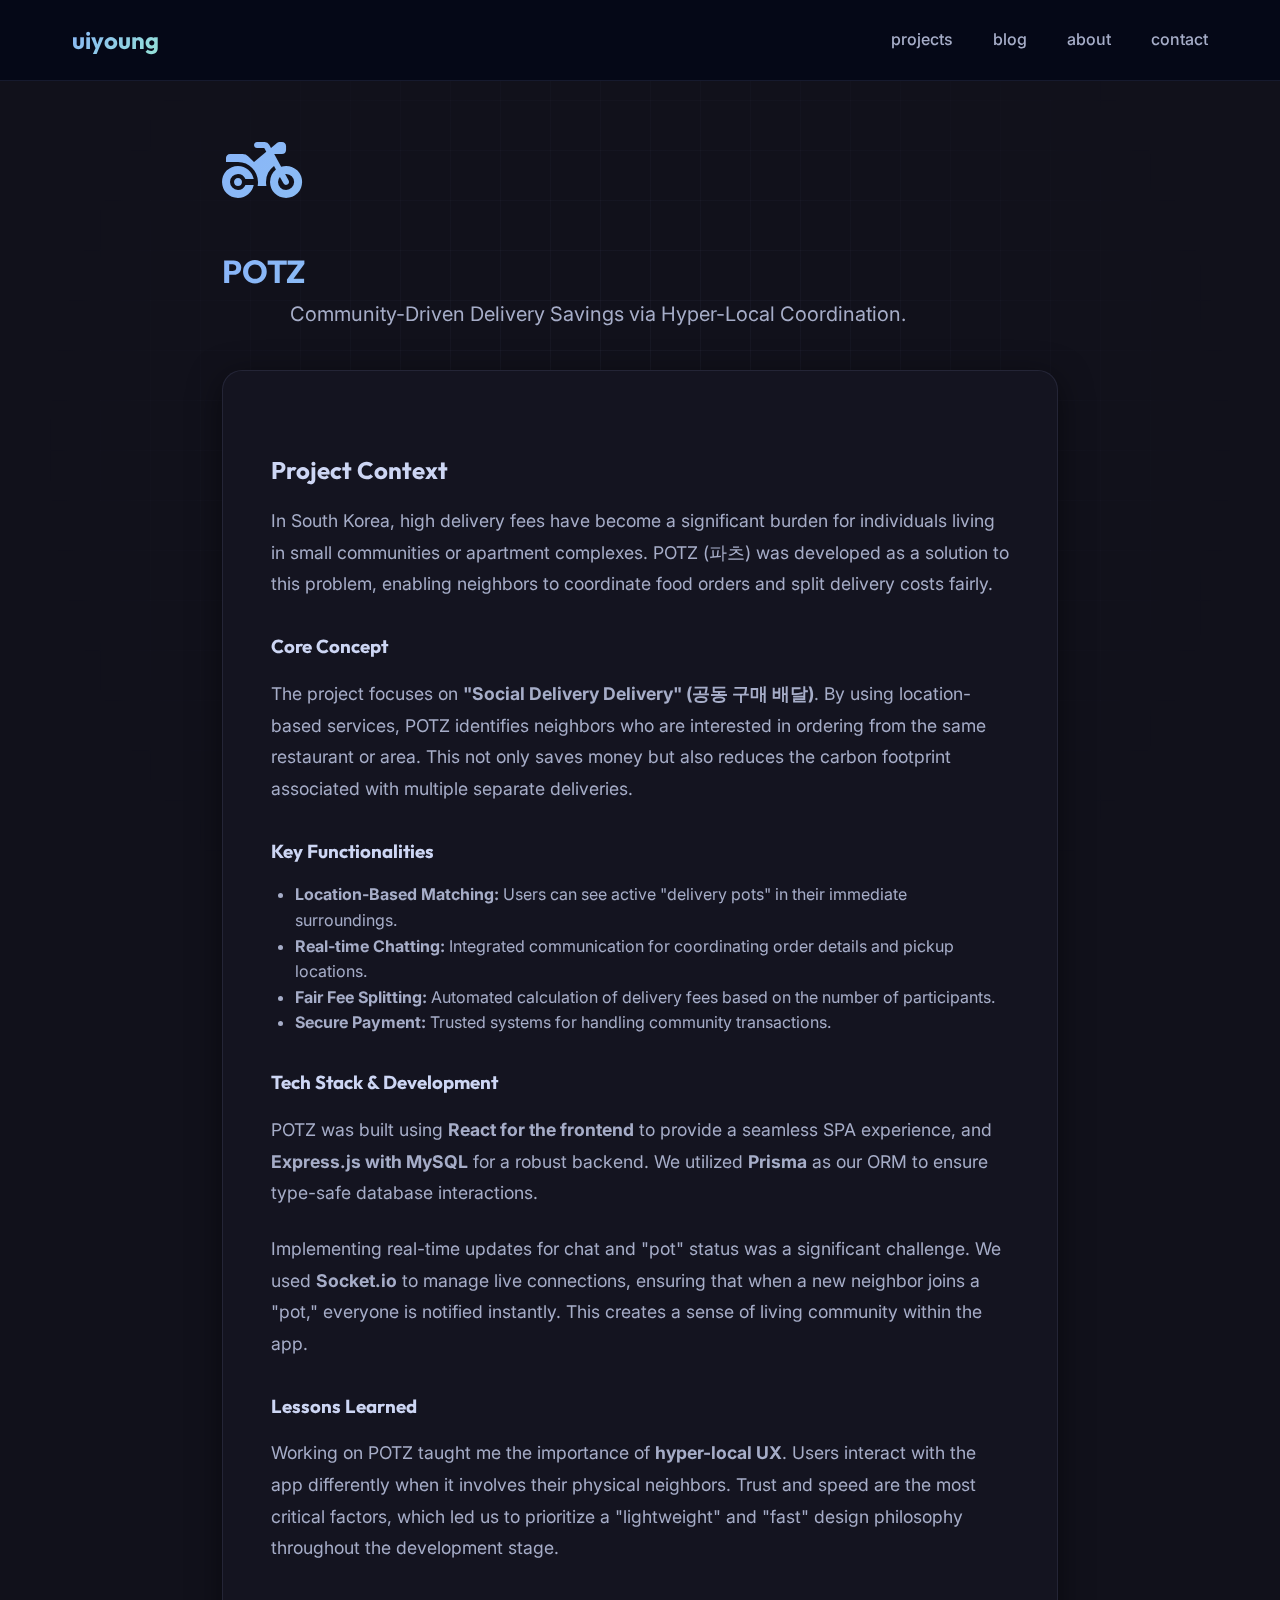
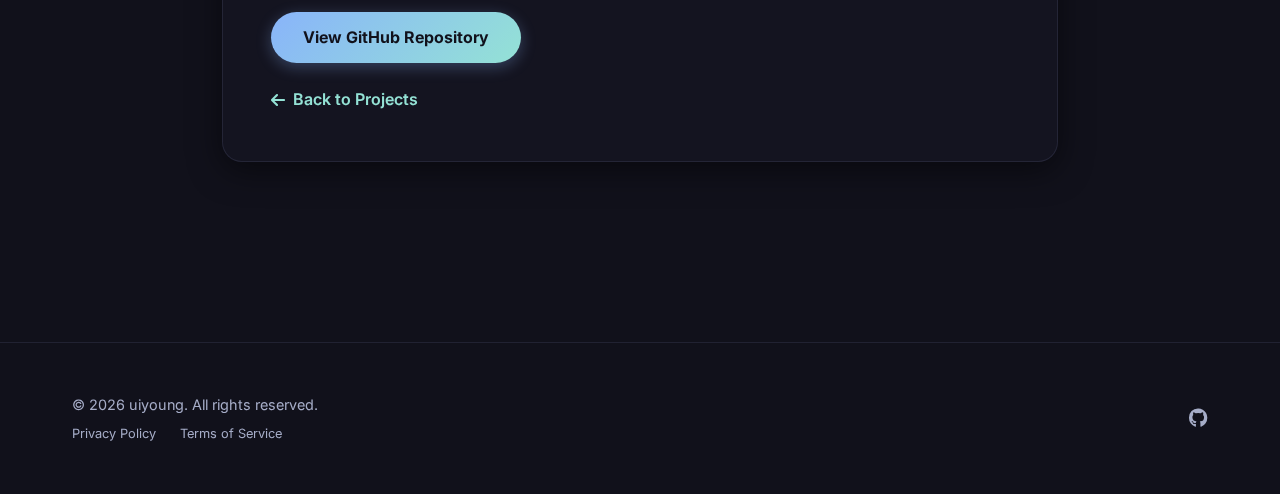
<file: projects/potz.html>
<!DOCTYPE html>
<html lang="ko">
  <head>
    <meta charset="UTF-8" />
    <meta name="viewport" content="width=device-width, initial-scale=1.0" />
    <title>POTZ | uiyoung Project Case Study</title>
    <meta
      name="description"
      content="Exploring POTZ: A location-based community delivery fee sharing service."
    />
    <!-- Google Fonts: Inter & Outfit -->
    <link rel="preconnect" href="https://fonts.googleapis.com" />
    <link rel="preconnect" href="https://fonts.gstatic.com" crossorigin />
    <link
      href="https://fonts.googleapis.com/css2?family=Inter:wght@300;400;600;700&family=Outfit:wght@400;700&display=swap"
      rel="stylesheet"
    />
    <!-- Font Awesome -->
    <link
      rel="stylesheet"
      href="https://cdnjs.cloudflare.com/ajax/libs/font-awesome/6.5.2/css/all.min.css"
    />
    <link rel="stylesheet" href="../css/style.css" />
  </head>
  <body>
    <div class="background-glow"></div>
    <header>
      <nav class="navbar">
        <a href="../index.html" class="logo-link"
          ><div class="logo">uiyoung</div></a
        >
        <ul class="nav-links">
          <li><a href="../index.html#projects">projects</a></li>
          <li><a href="../blog/index.html">blog</a></li>
          <li><a href="../about.html">about</a></li>
          <li><a href="../contact.html">contact</a></li>
        </ul>
      </nav>
    </header>

    <main class="container content-page">
      <section class="case-study fade-in">
        <div class="project-header">
          <div class="project-icon" style="font-size: 4rem">
            <i class="fas fa-motorcycle"></i>
          </div>
          <h1 class="highlight">POTZ</h1>
          <p class="subtitle">
            Community-Driven Delivery Savings via Hyper-Local Coordination.
          </p>
        </div>

        <div
          class="glass case-study-content"
          style="padding: 3rem; margin-top: 2rem"
        >
          <h2>Project Context</h2>
          <p>
            In South Korea, high delivery fees have become a significant burden
            for individuals living in small communities or apartment complexes.
            POTZ (파츠) was developed as a solution to this problem, enabling
            neighbors to coordinate food orders and split delivery costs fairly.
          </p>

          <h3>Core Concept</h3>
          <p>
            The project focuses on
            <strong>"Social Delivery Delivery" (공동 구매 배달)</strong>. By
            using location-based services, POTZ identifies neighbors who are
            interested in ordering from the same restaurant or area. This not
            only saves money but also reduces the carbon footprint associated
            with multiple separate deliveries.
          </p>

          <h3>Key Functionalities</h3>
          <ul style="margin: 1rem 0 2rem 1.5rem; color: var(--text-muted)">
            <li>
              <strong>Location-Based Matching:</strong> Users can see active
              "delivery pots" in their immediate surroundings.
            </li>
            <li>
              <strong>Real-time Chatting:</strong> Integrated communication for
              coordinating order details and pickup locations.
            </li>
            <li>
              <strong>Fair Fee Splitting:</strong> Automated calculation of
              delivery fees based on the number of participants.
            </li>
            <li>
              <strong>Secure Payment:</strong> Trusted systems for handling
              community transactions.
            </li>
          </ul>

          <h3>Tech Stack & Development</h3>
          <p>
            POTZ was built using <strong>React for the frontend</strong> to
            provide a seamless SPA experience, and
            <strong>Express.js with MySQL</strong> for a robust backend. We
            utilized <strong>Prisma</strong> as our ORM to ensure type-safe
            database interactions.
          </p>
          <p>
            Implementing real-time updates for chat and "pot" status was a
            significant challenge. We used <strong>Socket.io</strong> to manage
            live connections, ensuring that when a new neighbor joins a "pot,"
            everyone is notified instantly. This creates a sense of living
            community within the app.
          </p>

          <h3>Lessons Learned</h3>
          <p>
            Working on POTZ taught me the importance of
            <strong>hyper-local UX</strong>. Users interact with the app
            differently when it involves their physical neighbors. Trust and
            speed are the most critical factors, which led us to prioritize a
            "lightweight" and "fast" design philosophy throughout the
            development stage.
          </p>

          <div
            style="
              margin-top: 3rem;
              display: flex;
              flex-direction: column;
              gap: 1.5rem;
            "
          >
            <a
              href="https://github.com/teamPotz/potz"
              target="_blank"
              class="btn btn-primary"
              style="width: fit-content"
              >View GitHub Repository</a
            >
            <a href="../index.html#projects" class="project-link"
              ><i class="fas fa-arrow-left"></i> Back to Projects</a
            >
          </div>
        </div>
      </section>
    </main>

    <footer>
      <div class="container">
        <div class="footer-content">
          <div class="footer-info">
            <p>&copy; 2026 uiyoung. All rights reserved.</p>
            <div class="footer-links">
              <a href="../privacy-policy.html">Privacy Policy</a>
              <a href="../terms.html">Terms of Service</a>
            </div>
          </div>
          <div class="social-links">
            <a href="https://github.com/uiyoung" target="_blank"
              ><i class="fab fa-github"></i
            ></a>
          </div>
        </div>
      </div>
    </footer>
    <script src="../js/main.js"></script>
  </body>
</html>
</file>
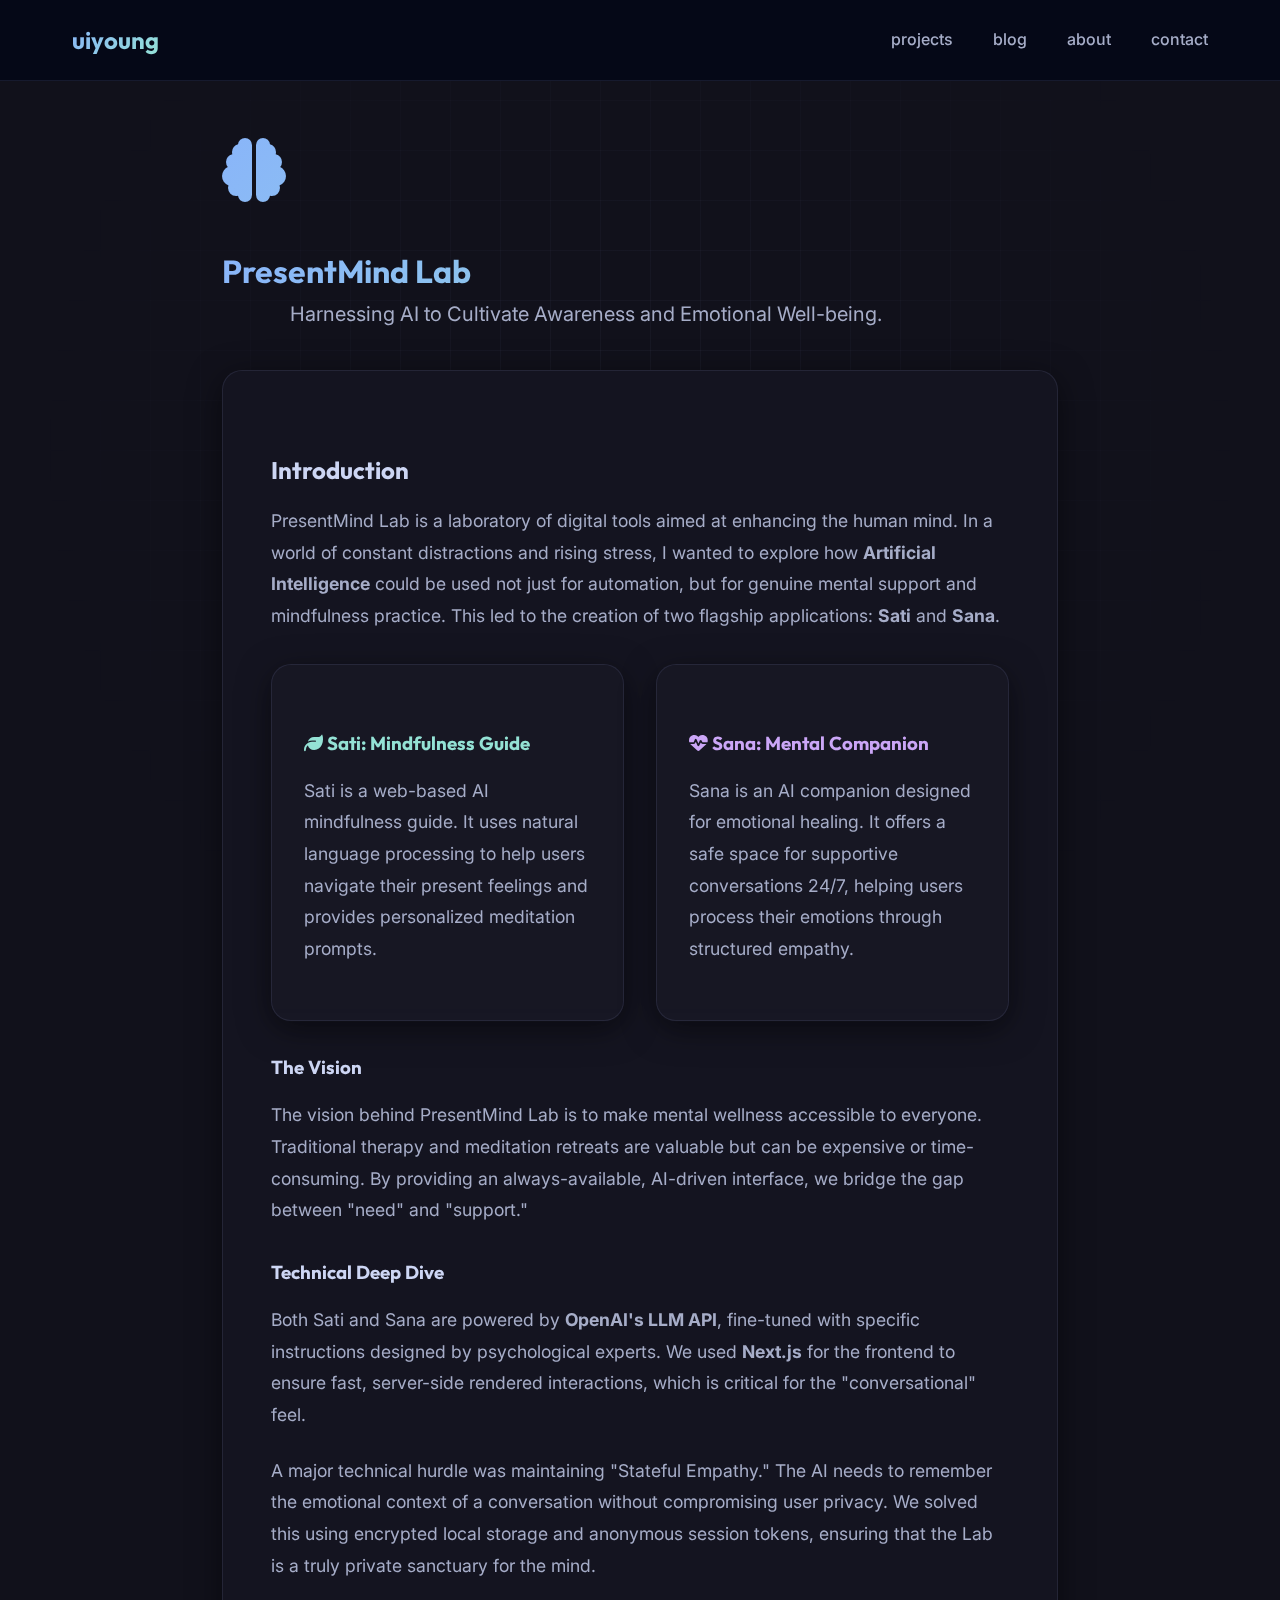
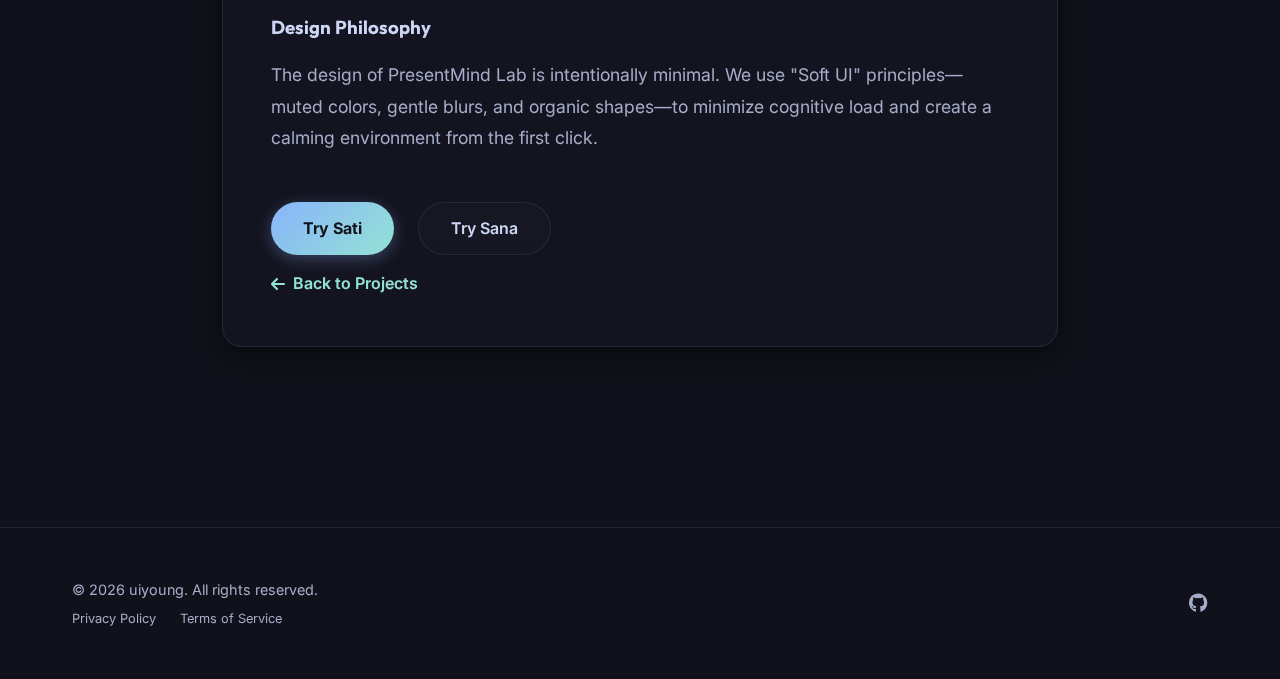
<file: projects/presentmind.html>
<!DOCTYPE html>
<html lang="ko">
  <head>
    <meta charset="UTF-8" />
    <meta name="viewport" content="width=device-width, initial-scale=1.0" />
    <title>PresentMind Lab | uiyoung Project Case Study</title>
    <meta
      name="description"
      content="Exploring PresentMind Sati and Sana: AI-driven mindfulness and mental wellness tools."
    />
    <!-- Google Fonts: Inter & Outfit -->
    <link rel="preconnect" href="https://fonts.googleapis.com" />
    <link rel="preconnect" href="https://fonts.gstatic.com" crossorigin />
    <link
      href="https://fonts.googleapis.com/css2?family=Inter:wght@300;400;600;700&family=Outfit:wght@400;700&display=swap"
      rel="stylesheet"
    />
    <!-- Font Awesome -->
    <link
      rel="stylesheet"
      href="https://cdnjs.cloudflare.com/ajax/libs/font-awesome/6.5.2/css/all.min.css"
    />
    <link rel="stylesheet" href="../css/style.css" />
  </head>
  <body>
    <div class="background-glow"></div>
    <header>
      <nav class="navbar">
        <a href="../index.html" class="logo-link"
          ><div class="logo">uiyoung</div></a
        >
        <ul class="nav-links">
          <li><a href="../index.html#projects">projects</a></li>
          <li><a href="../blog/index.html">blog</a></li>
          <li><a href="../about.html">about</a></li>
          <li><a href="../contact.html">contact</a></li>
        </ul>
      </nav>
    </header>

    <main class="container content-page">
      <section class="case-study fade-in">
        <div class="project-header">
          <div class="project-icon" style="font-size: 4rem">
            <i class="fas fa-brain"></i>
          </div>
          <h1 class="highlight">PresentMind Lab</h1>
          <p class="subtitle">
            Harnessing AI to Cultivate Awareness and Emotional Well-being.
          </p>
        </div>

        <div
          class="glass case-study-content"
          style="padding: 3rem; margin-top: 2rem"
        >
          <h2>Introduction</h2>
          <p>
            PresentMind Lab is a laboratory of digital tools aimed at enhancing
            the human mind. In a world of constant distractions and rising
            stress, I wanted to explore how
            <strong>Artificial Intelligence</strong> could be used not just for
            automation, but for genuine mental support and mindfulness practice.
            This led to the creation of two flagship applications:
            <strong>Sati</strong> and <strong>Sana</strong>.
          </p>

          <div
            style="
              display: grid;
              grid-template-columns: repeat(auto-fit, minmax(300px, 1fr));
              gap: 2rem;
              margin: 2rem 0;
            "
          >
            <div class="glass" style="padding: 2rem">
              <h3 style="color: var(--secondary-color)">
                <i class="fas fa-leaf"></i> Sati: Mindfulness Guide
              </h3>
              <p>
                Sati is a web-based AI mindfulness guide. It uses natural
                language processing to help users navigate their present
                feelings and provides personalized meditation prompts.
              </p>
            </div>
            <div class="glass" style="padding: 2rem">
              <h3 style="color: var(--accent-color)">
                <i class="fas fa-heart-pulse"></i> Sana: Mental Companion
              </h3>
              <p>
                Sana is an AI companion designed for emotional healing. It
                offers a safe space for supportive conversations 24/7, helping
                users process their emotions through structured empathy.
              </p>
            </div>
          </div>

          <h3>The Vision</h3>
          <p>
            The vision behind PresentMind Lab is to make mental wellness
            accessible to everyone. Traditional therapy and meditation retreats
            are valuable but can be expensive or time-consuming. By providing an
            always-available, AI-driven interface, we bridge the gap between
            "need" and "support."
          </p>

          <h3>Technical Deep Dive</h3>
          <p>
            Both Sati and Sana are powered by <strong>OpenAI's LLM API</strong>,
            fine-tuned with specific instructions designed by psychological
            experts. We used <strong>Next.js</strong> for the frontend to ensure
            fast, server-side rendered interactions, which is critical for the
            "conversational" feel.
          </p>
          <p>
            A major technical hurdle was maintaining "Stateful Empathy." The AI
            needs to remember the emotional context of a conversation without
            compromising user privacy. We solved this using encrypted local
            storage and anonymous session tokens, ensuring that the Lab is a
            truly private sanctuary for the mind.
          </p>

          <h3>Design Philosophy</h3>
          <p>
            The design of PresentMind Lab is intentionally minimal. We use "Soft
            UI" principles—muted colors, gentle blurs, and organic shapes—to
            minimize cognitive load and create a calming environment from the
            first click.
          </p>

          <div style="margin-top: 3rem; display: flex; gap: 1.5rem">
            <a
              href="https://presentmind-lab.kr/apps/web-sati"
              target="_blank"
              class="btn btn-primary"
              >Try Sati</a
            >
            <a
              href="https://presentmind-lab.kr/apps/sana"
              target="_blank"
              class="btn btn-secondary"
              >Try Sana</a
            >
          </div>
          <div style="margin-top: 1rem">
            <a href="../index.html#projects" class="project-link"
              ><i class="fas fa-arrow-left"></i> Back to Projects</a
            >
          </div>
        </div>
      </section>
    </main>

    <footer>
      <div class="container">
        <div class="footer-content">
          <div class="footer-info">
            <p>&copy; 2026 uiyoung. All rights reserved.</p>
            <div class="footer-links">
              <a href="../privacy-policy.html">Privacy Policy</a>
              <a href="../terms.html">Terms of Service</a>
            </div>
          </div>
          <div class="social-links">
            <a href="https://github.com/uiyoung" target="_blank"
              ><i class="fab fa-github"></i
            ></a>
          </div>
        </div>
      </div>
    </footer>
    <script src="../js/main.js"></script>
  </body>
</html>
</file>
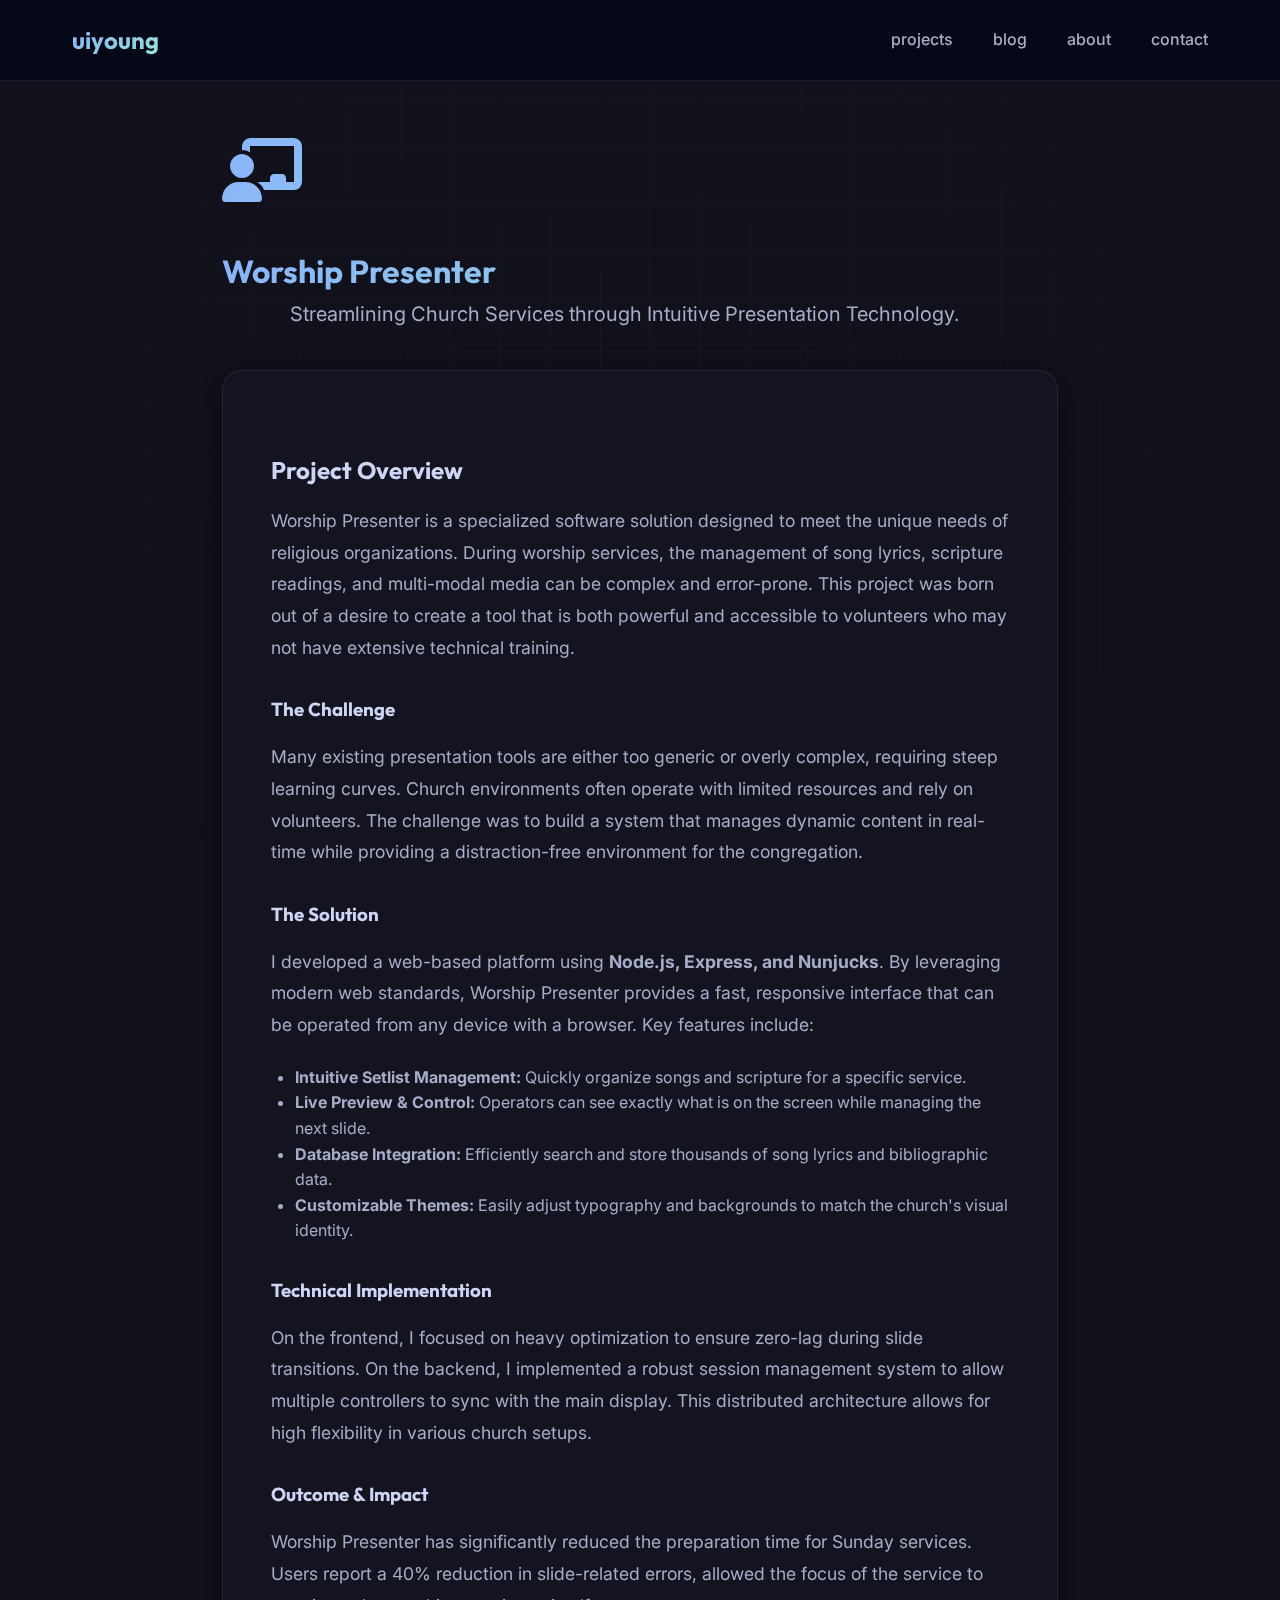
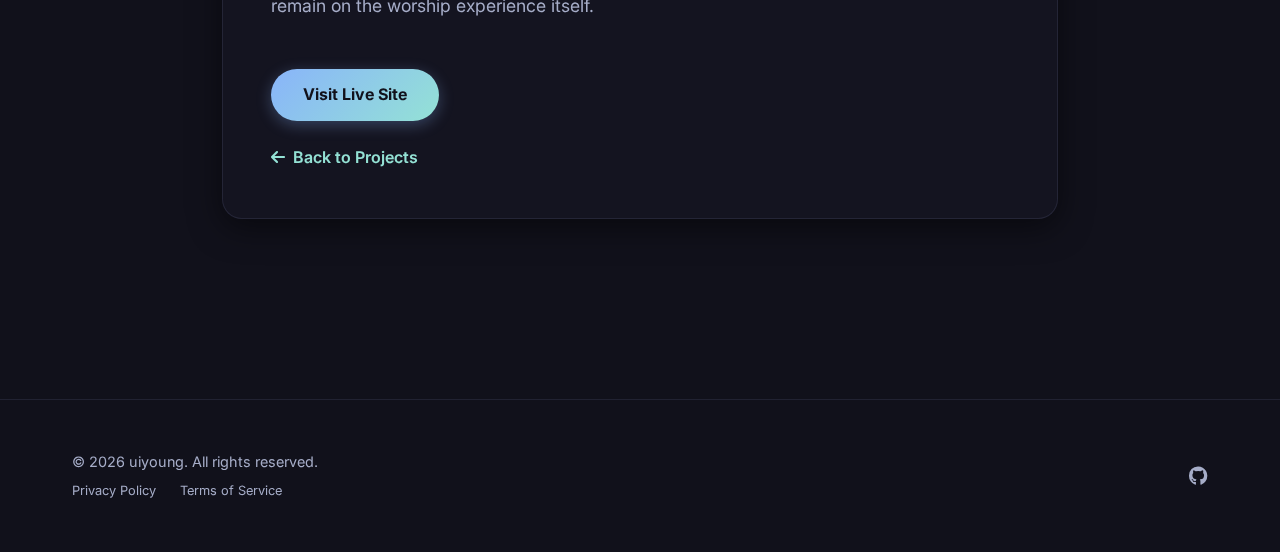
<file: projects/worship-presenter.html>
<!DOCTYPE html>
<html lang="ko">
  <head>
    <meta charset="UTF-8" />
    <meta name="viewport" content="width=device-width, initial-scale=1.0" />
    <title>Worship Presenter | uiyoung Project Case Study</title>
    <meta
      name="description"
      content="In-depth look at Worship Presenter: A professional church presentation tool project."
    />
    <!-- Google Fonts: Inter & Outfit -->
    <link rel="preconnect" href="https://fonts.googleapis.com" />
    <link rel="preconnect" href="https://fonts.gstatic.com" crossorigin />
    <link
      href="https://fonts.googleapis.com/css2?family=Inter:wght@300;400;600;700&family=Outfit:wght@400;700&display=swap"
      rel="stylesheet"
    />
    <!-- Font Awesome -->
    <link
      rel="stylesheet"
      href="https://cdnjs.cloudflare.com/ajax/libs/font-awesome/6.5.2/css/all.min.css"
    />
    <link rel="stylesheet" href="../css/style.css" />
  </head>
  <body>
    <div class="background-glow"></div>
    <header>
      <nav class="navbar">
        <a href="../index.html" class="logo-link"
          ><div class="logo">uiyoung</div></a
        >
        <ul class="nav-links">
          <li><a href="../index.html#projects">projects</a></li>
          <li><a href="../blog/index.html">blog</a></li>
          <li><a href="../about.html">about</a></li>
          <li><a href="../contact.html">contact</a></li>
        </ul>
      </nav>
    </header>

    <main class="container content-page">
      <section class="case-study fade-in">
        <div class="project-header">
          <div class="project-icon" style="font-size: 4rem">
            <i class="fas fa-chalkboard-user"></i>
          </div>
          <h1 class="highlight">Worship Presenter</h1>
          <p class="subtitle">
            Streamlining Church Services through Intuitive Presentation
            Technology.
          </p>
        </div>

        <div
          class="glass case-study-content"
          style="padding: 3rem; margin-top: 2rem"
        >
          <h2>Project Overview</h2>
          <p>
            Worship Presenter is a specialized software solution designed to
            meet the unique needs of religious organizations. During worship
            services, the management of song lyrics, scripture readings, and
            multi-modal media can be complex and error-prone. This project was
            born out of a desire to create a tool that is both powerful and
            accessible to volunteers who may not have extensive technical
            training.
          </p>

          <h3>The Challenge</h3>
          <p>
            Many existing presentation tools are either too generic or overly
            complex, requiring steep learning curves. Church environments often
            operate with limited resources and rely on volunteers. The challenge
            was to build a system that manages dynamic content in real-time
            while providing a distraction-free environment for the congregation.
          </p>

          <h3>The Solution</h3>
          <p>
            I developed a web-based platform using
            <strong>Node.js, Express, and Nunjucks</strong>. By leveraging
            modern web standards, Worship Presenter provides a fast, responsive
            interface that can be operated from any device with a browser. Key
            features include:
          </p>
          <ul style="margin: 1rem 0 2rem 1.5rem; color: var(--text-muted)">
            <li>
              <strong>Intuitive Setlist Management:</strong> Quickly organize
              songs and scripture for a specific service.
            </li>
            <li>
              <strong>Live Preview & Control:</strong> Operators can see exactly
              what is on the screen while managing the next slide.
            </li>
            <li>
              <strong>Database Integration:</strong> Efficiently search and
              store thousands of song lyrics and bibliographic data.
            </li>
            <li>
              <strong>Customizable Themes:</strong> Easily adjust typography and
              backgrounds to match the church's visual identity.
            </li>
          </ul>

          <h3>Technical Implementation</h3>
          <p>
            On the frontend, I focused on heavy optimization to ensure zero-lag
            during slide transitions. On the backend, I implemented a robust
            session management system to allow multiple controllers to sync with
            the main display. This distributed architecture allows for high
            flexibility in various church setups.
          </p>

          <h3>Outcome & Impact</h3>
          <p>
            Worship Presenter has significantly reduced the preparation time for
            Sunday services. Users report a 40% reduction in slide-related
            errors, allowed the focus of the service to remain on the worship
            experience itself.
          </p>

          <div
            style="
              margin-top: 3rem;
              display: flex;
              flex-direction: column;
              gap: 1.5rem;
            "
          >
            <a
              href="https://worship.uiyoung.com"
              target="_blank"
              class="btn btn-primary"
              style="width: fit-content"
              >Visit Live Site</a
            >
            <a href="../index.html#projects" class="project-link"
              ><i class="fas fa-arrow-left"></i> Back to Projects</a
            >
          </div>
        </div>
      </section>
    </main>

    <footer>
      <div class="container">
        <div class="footer-content">
          <div class="footer-info">
            <p>&copy; 2026 uiyoung. All rights reserved.</p>
            <div class="footer-links">
              <a href="../privacy-policy.html">Privacy Policy</a>
              <a href="../terms.html">Terms of Service</a>
            </div>
          </div>
          <div class="social-links">
            <a href="https://github.com/uiyoung" target="_blank"
              ><i class="fab fa-github"></i
            ></a>
          </div>
        </div>
      </div>
    </footer>
    <script src="../js/main.js"></script>
  </body>
</html>
</file>
<file: css/style.css>
:root {
  --primary-color: #89b4fa; /* Blue */
  --secondary-color: #94e2d5; /* Teal */
  --accent-color: #cba6f7; /* Mauve */
  --bg-dark: #1e1e2e; /* Base */
  --bg-darker: #11111b; /* Crust */
  --text-main: #cdd6f4; /* Text */
  --text-muted: #a6adc8; /* Subtext0 */
  --glass-bg: rgba(24, 24, 37, 0.6); /* Mantle with opacity */
  --glass-border: rgba(180, 190, 254, 0.1); /* Lavender border */
  --glass-shadow: 0 8px 32px 0 rgba(0, 0, 0, 0.5);
}

* {
  margin: 0;
  padding: 0;
  box-sizing: border-box;
}

body {
  font-family: 'Inter', sans-serif;
  background-color: var(--bg-darker);
  color: var(--text-main);
  line-height: 1.6;
  overflow-x: hidden;
}

h1,
h2,
h3,
.logo {
  font-family: 'Outfit', sans-serif;
}

.container {
  max-width: 1200px;
  margin: 0 auto;
  padding: 0 2rem;
}

a {
  color: var(--primary-color);
  text-decoration: none;
  transition: color 0.3s;
}

a:hover {
  color: var(--secondary-color);
}

/* Background Grid Effect */
.background-glow {
  position: fixed;
  top: 0;
  left: 0;
  width: 100%;
  height: 100%;
  background-image: linear-gradient(var(--glass-border) 1px, transparent 1px),
    linear-gradient(90deg, var(--glass-border) 1px, transparent 1px);
  background-size: 50px 50px;
  mask-image: radial-gradient(circle at center, black, transparent 80%);
  -webkit-mask-image: radial-gradient(circle at center, black, transparent 80%);
  z-index: -1;
  pointer-events: none;
  opacity: 0.5;
}

/* Navbar */
header {
  position: fixed;
  top: 0;
  width: 100%;
  z-index: 1000;
  backdrop-filter: blur(10px);
  background: rgba(2, 6, 23, 0.8);
  border-bottom: 1px solid var(--glass-border);
}

.navbar {
  display: flex;
  justify-content: space-between;
  align-items: center;
  height: 80px;
  max-width: 1200px;
  margin: 0 auto;
  padding: 0 2rem;
}

.logo-link {
  text-decoration: none;
  color: inherit;
}

.logo {
  font-size: 1.5rem;
  font-weight: 700;
  background: linear-gradient(
    135deg,
    var(--primary-color),
    var(--secondary-color)
  );
  -webkit-background-clip: text;
  background-clip: text;
  -webkit-text-fill-color: transparent;
}

.nav-links {
  display: flex;
  list-style: none;
  gap: 2.5rem;
}

.nav-links a {
  color: var(--text-muted);
  text-decoration: none;
  font-weight: 500;
  transition: color 0.3s;
}

.nav-links a:hover {
  color: var(--text-main);
}

.mobile-menu-btn {
  display: none;
  font-size: 1.5rem;
  cursor: pointer;
}

/* Hero Section */
.hero {
  height: 100vh;
  display: flex;
  align-items: center;
  justify-content: center;
  text-align: center;
}

.hero h1 {
  font-size: 4.5rem;
  margin-bottom: 1.5rem;
  line-height: 1.1;
}

.highlight {
  background: linear-gradient(
    135deg,
    var(--primary-color),
    var(--secondary-color)
  );
  -webkit-background-clip: text;
  background-clip: text;
  -webkit-text-fill-color: transparent;
}

.subtitle {
  font-size: 1.25rem;
  color: var(--text-muted);
  max-width: 700px;
  margin: 0 auto 2.5rem;
}

.hero-btns {
  display: flex;
  gap: 1.5rem;
  justify-content: center;
}

.btn {
  padding: 0.8rem 2rem;
  border-radius: 50px;
  font-weight: 600;
  text-decoration: none;
  transition: transform 0.3s, box-shadow 0.3s;
  display: inline-flex;
  align-items: center;
  gap: 0.5rem;
}

.btn-primary {
  background: linear-gradient(
    135deg,
    var(--primary-color),
    var(--secondary-color)
  );
  color: var(--bg-darker);
  font-weight: 700;
  box-shadow: 0 4px 15px rgba(137, 180, 250, 0.3);
}

.btn-primary:hover {
  color: var(--bg-darker);
  background: linear-gradient(
    135deg,
    var(--secondary-color),
    var(--primary-color)
  );
  box-shadow: 0 8px 25px rgba(137, 180, 250, 0.5);
}

.btn-secondary {
  background: var(--glass-bg);
  backdrop-filter: blur(8px);
  -webkit-backdrop-filter: blur(8px);
  color: var(--text-main);
  border: 1px solid var(--glass-border);
}

.btn-secondary:hover {
  background: rgba(255, 255, 255, 0.1);
  border-color: var(--text-main);
}

.btn:hover {
  transform: translateY(-3px) scale(1.02);
}

/* Projects Section */
.projects {
  padding: 100px 0;
}

.section-title {
  font-size: 2.5rem;
  margin-bottom: 4rem;
  text-align: center;
}

.project-grid {
  display: grid;
  grid-template-columns: repeat(auto-fit, minmax(260px, 1fr));
  gap: 1.5rem;
}

.glass {
  background: var(--glass-bg);
  backdrop-filter: blur(12px);
  -webkit-backdrop-filter: blur(12px);
  border: 1px solid var(--glass-border);
  border-radius: 20px;
  box-shadow: var(--glass-shadow);
}

.project-card {
  padding: 2rem 1.5rem;
  transition: transform 0.3s, border-color 0.3s;
  display: flex;
  flex-direction: column;
}

.project-card:hover {
  transform: translateY(-10px);
  border-color: var(--primary-color);
}

.project-icon {
  font-size: 2.5rem;
  margin-bottom: 1.5rem;
  background: linear-gradient(
    135deg,
    var(--primary-color),
    var(--secondary-color)
  );
  -webkit-background-clip: text;
  background-clip: text;
  -webkit-text-fill-color: transparent;
}

.project-content {
  flex-grow: 1;
  display: flex;
  flex-direction: column;
}

.project-card h3 {
  font-size: 1.3rem;
  margin-bottom: 0.8rem;
}

.project-card p {
  color: var(--text-muted);
  margin-bottom: 1.5rem;
  font-size: 0.95rem;
  flex-grow: 1; /* Pushes links to the bottom */
}

.project-links {
  margin-top: auto;
}

.project-link {
  color: var(--secondary-color);
  font-weight: 600;
  text-decoration: none;
  display: inline-flex;
  align-items: center;
  gap: 0.5rem;
}

/* Stats Banner */
.stats-banner {
  display: flex;
  justify-content: space-around;
  padding: 3rem;
  margin-top: 50px;
}

.stat-item {
  text-align: center;
}

.stat-count {
  display: block;
  font-size: 2.5rem;
  font-weight: 700;
  color: var(--text-main);
}

.stat-label {
  color: var(--text-muted);
  font-size: 0.9rem;
  text-transform: uppercase;
  letter-spacing: 1px;
}

/* Content Page Styling */
.content-page {
  padding-top: 120px;
  padding-bottom: 80px;
  max-width: 900px;
}

.case-study-content h2,
.case-study-content h3 {
  margin-top: 2rem;
  margin-bottom: 1rem;
  color: var(--text-main);
}

.case-study-content p {
  color: var(--text-muted);
  font-size: 1.1rem;
  margin-bottom: 1.5rem;
  line-height: 1.8;
}

.blog-post-meta {
  font-size: 0.9rem;
  color: var(--text-muted);
  margin-bottom: 2rem;
  display: flex;
  gap: 1rem;
}

/* Footer */
footer {
  padding: 50px 0;
  border-top: 1px solid var(--glass-border);
  margin-top: 100px;
}

.footer-content {
  display: flex;
  justify-content: space-between;
  align-items: center;
}

.footer-info p {
  color: var(--text-muted);
  font-size: 0.9rem;
}

.footer-links {
  margin-top: 0.5rem;
  display: flex;
  gap: 1.5rem;
}

.footer-links a {
  color: var(--text-muted);
  text-decoration: none;
  font-size: 0.8rem;
}

.social-links {
  display: flex;
  gap: 1.5rem;
}

.social-links a {
  color: var(--text-muted);
  font-size: 1.2rem;
  transition: color 0.3s;
}

.social-links a:hover {
  color: var(--text-main);
}

/* Animations */
.fade-in {
  animation: fadeIn 1s ease-out forwards;
}

.fade-in-delay {
  opacity: 0;
  animation: fadeIn 1s ease-out 0.3s forwards;
}

.fade-in-delay-2 {
  opacity: 0;
  animation: fadeIn 1s ease-out 0.6s forwards;
}

@keyframes fadeIn {
  from {
    opacity: 0;
    transform: translateY(20px);
  }
  to {
    opacity: 1;
    transform: translateY(0);
  }
}

/* Mobile Responsive */
@media (max-width: 768px) {
  .nav-links {
    display: none;
  }

  .mobile-menu-btn {
    display: block;
  }

  .hero h1 {
    font-size: 3rem;
  }

  .hero-btns {
    flex-direction: column;
    gap: 1rem;
  }

  .footer-content {
    flex-direction: column;
    gap: 2rem;
    text-align: center;
  }
}
</file>
